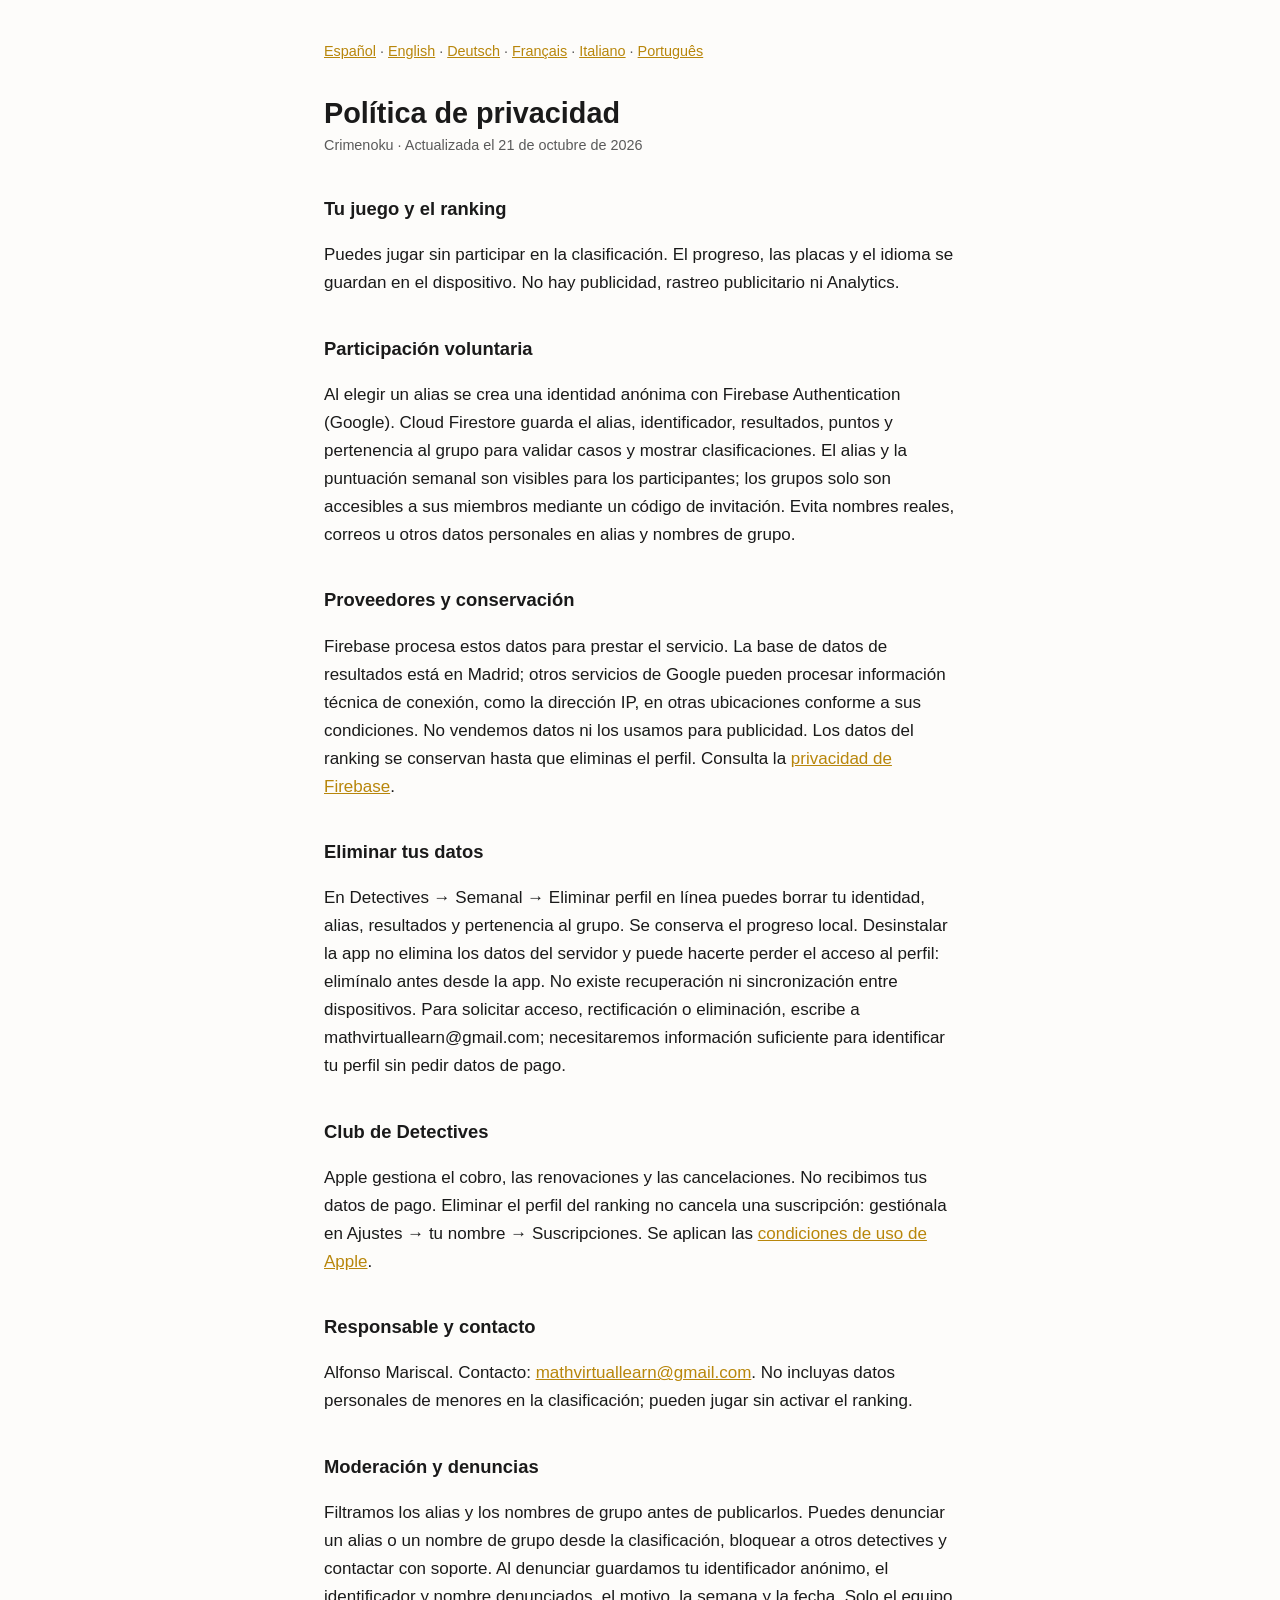
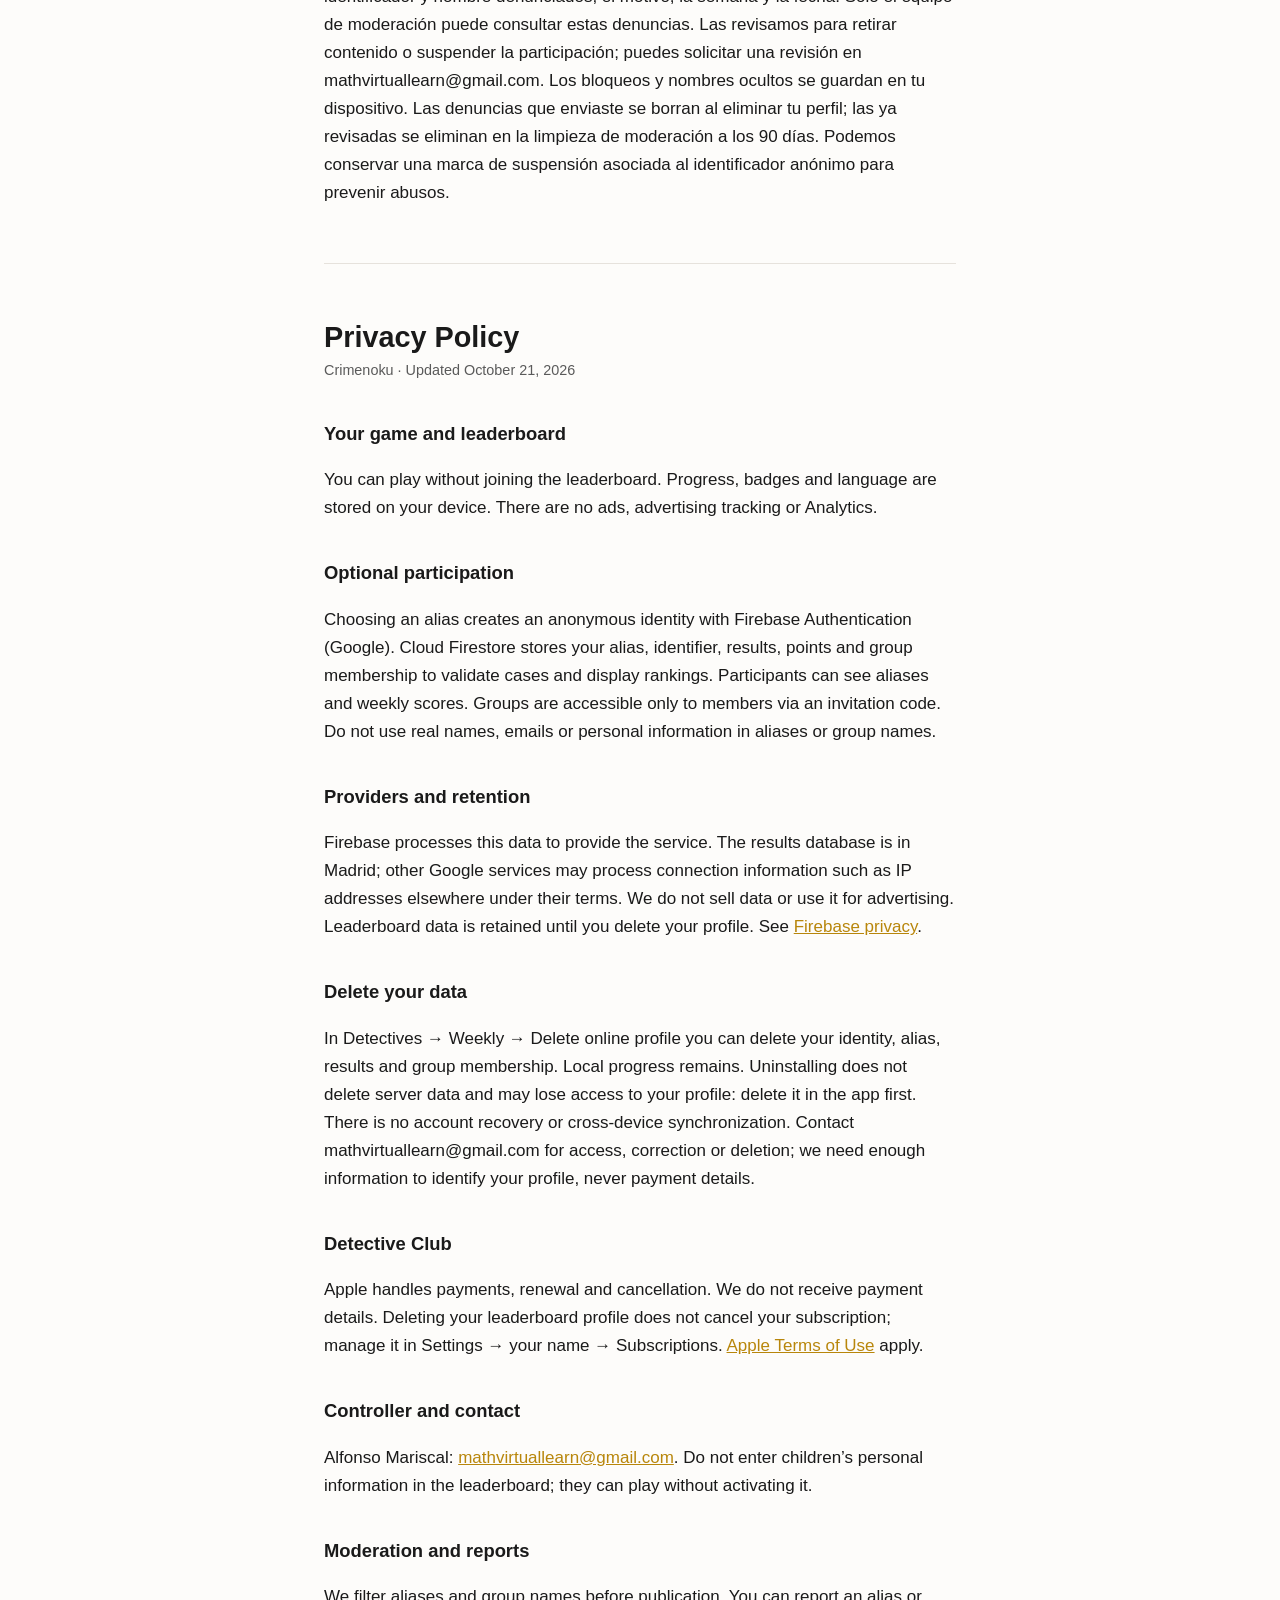
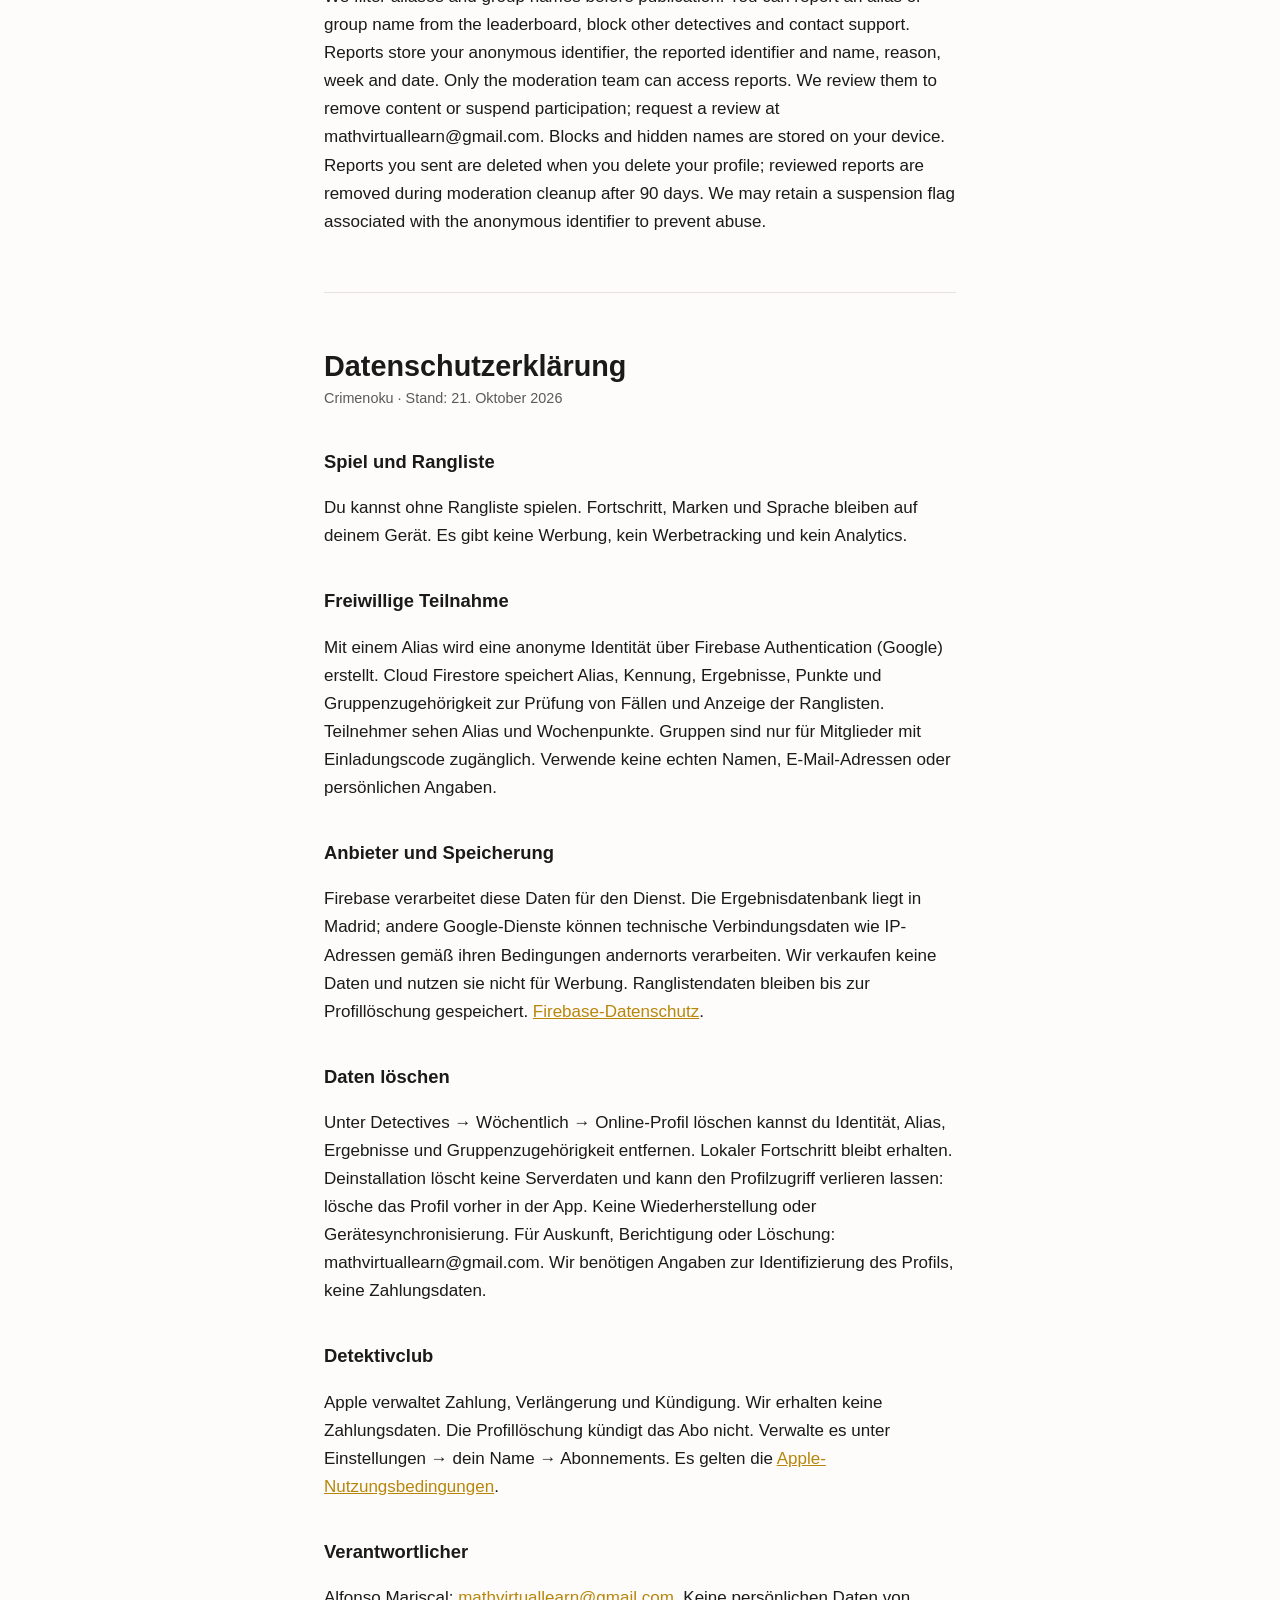
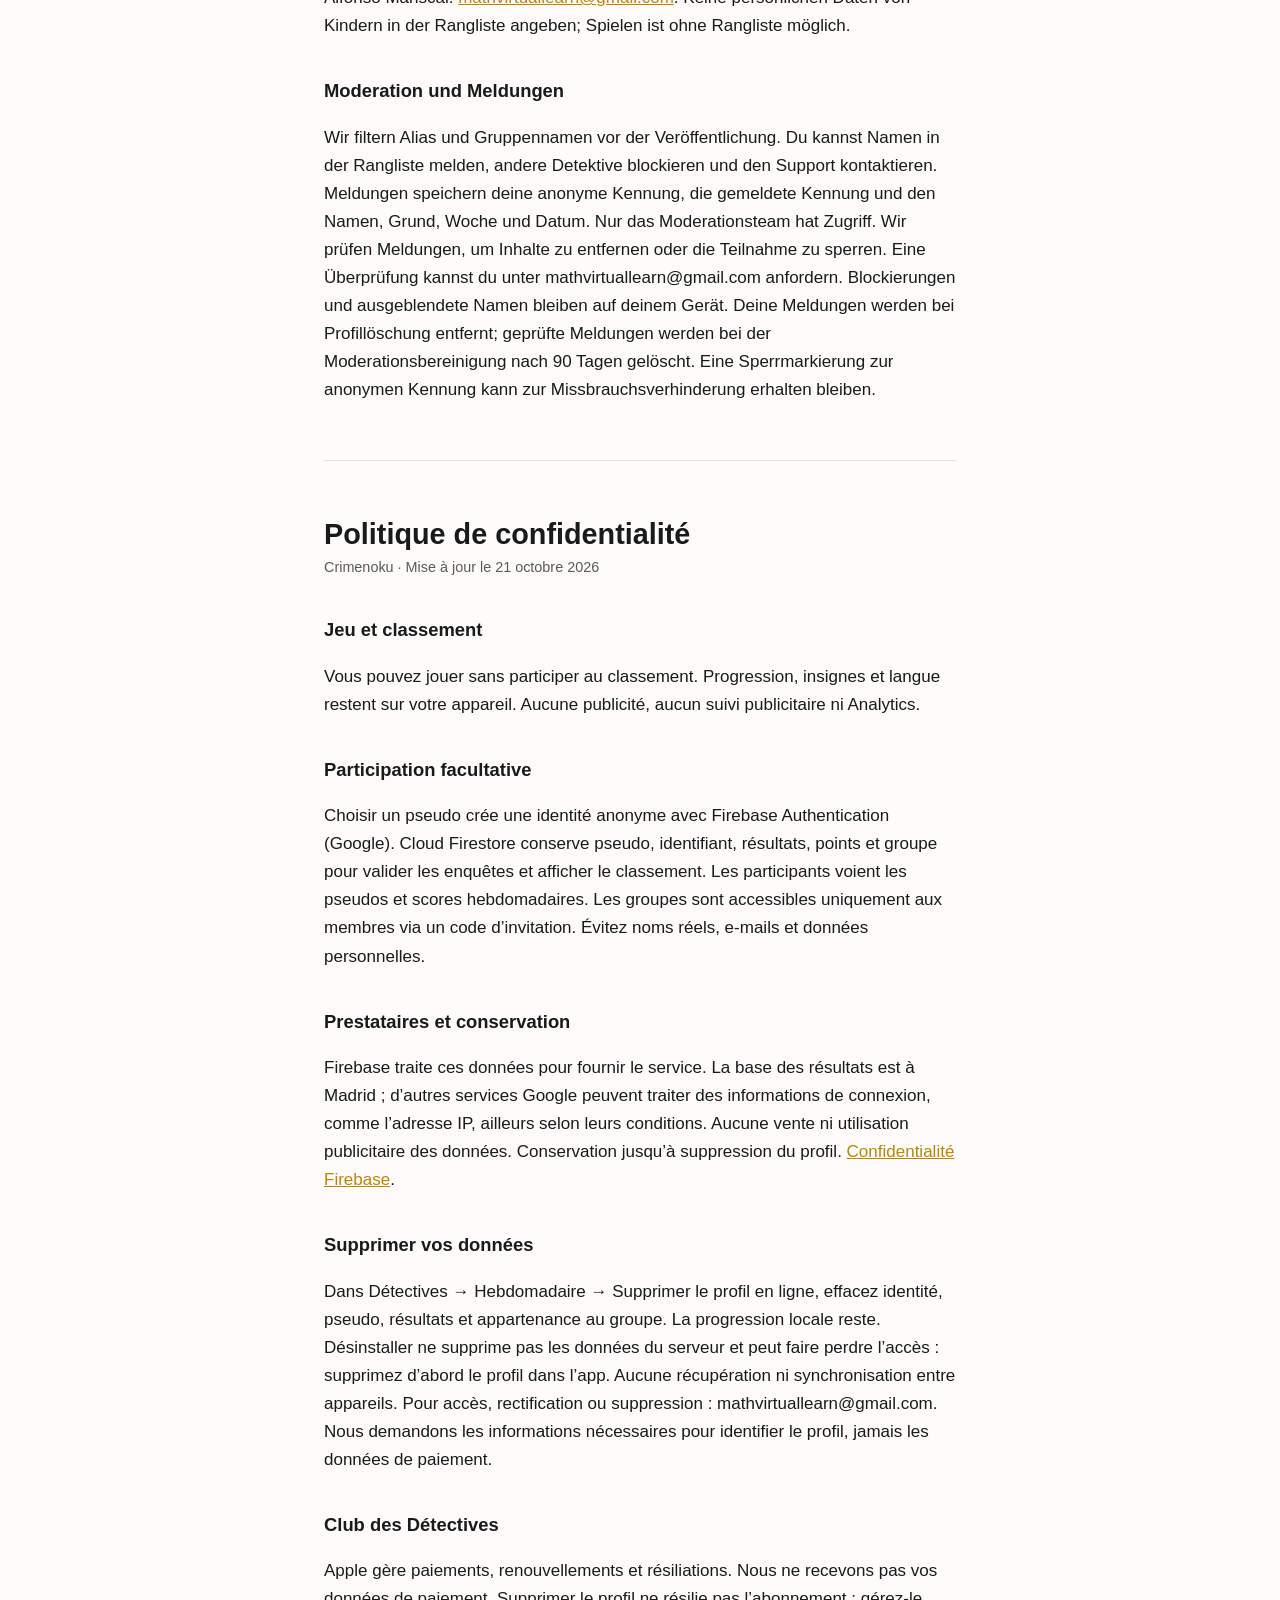
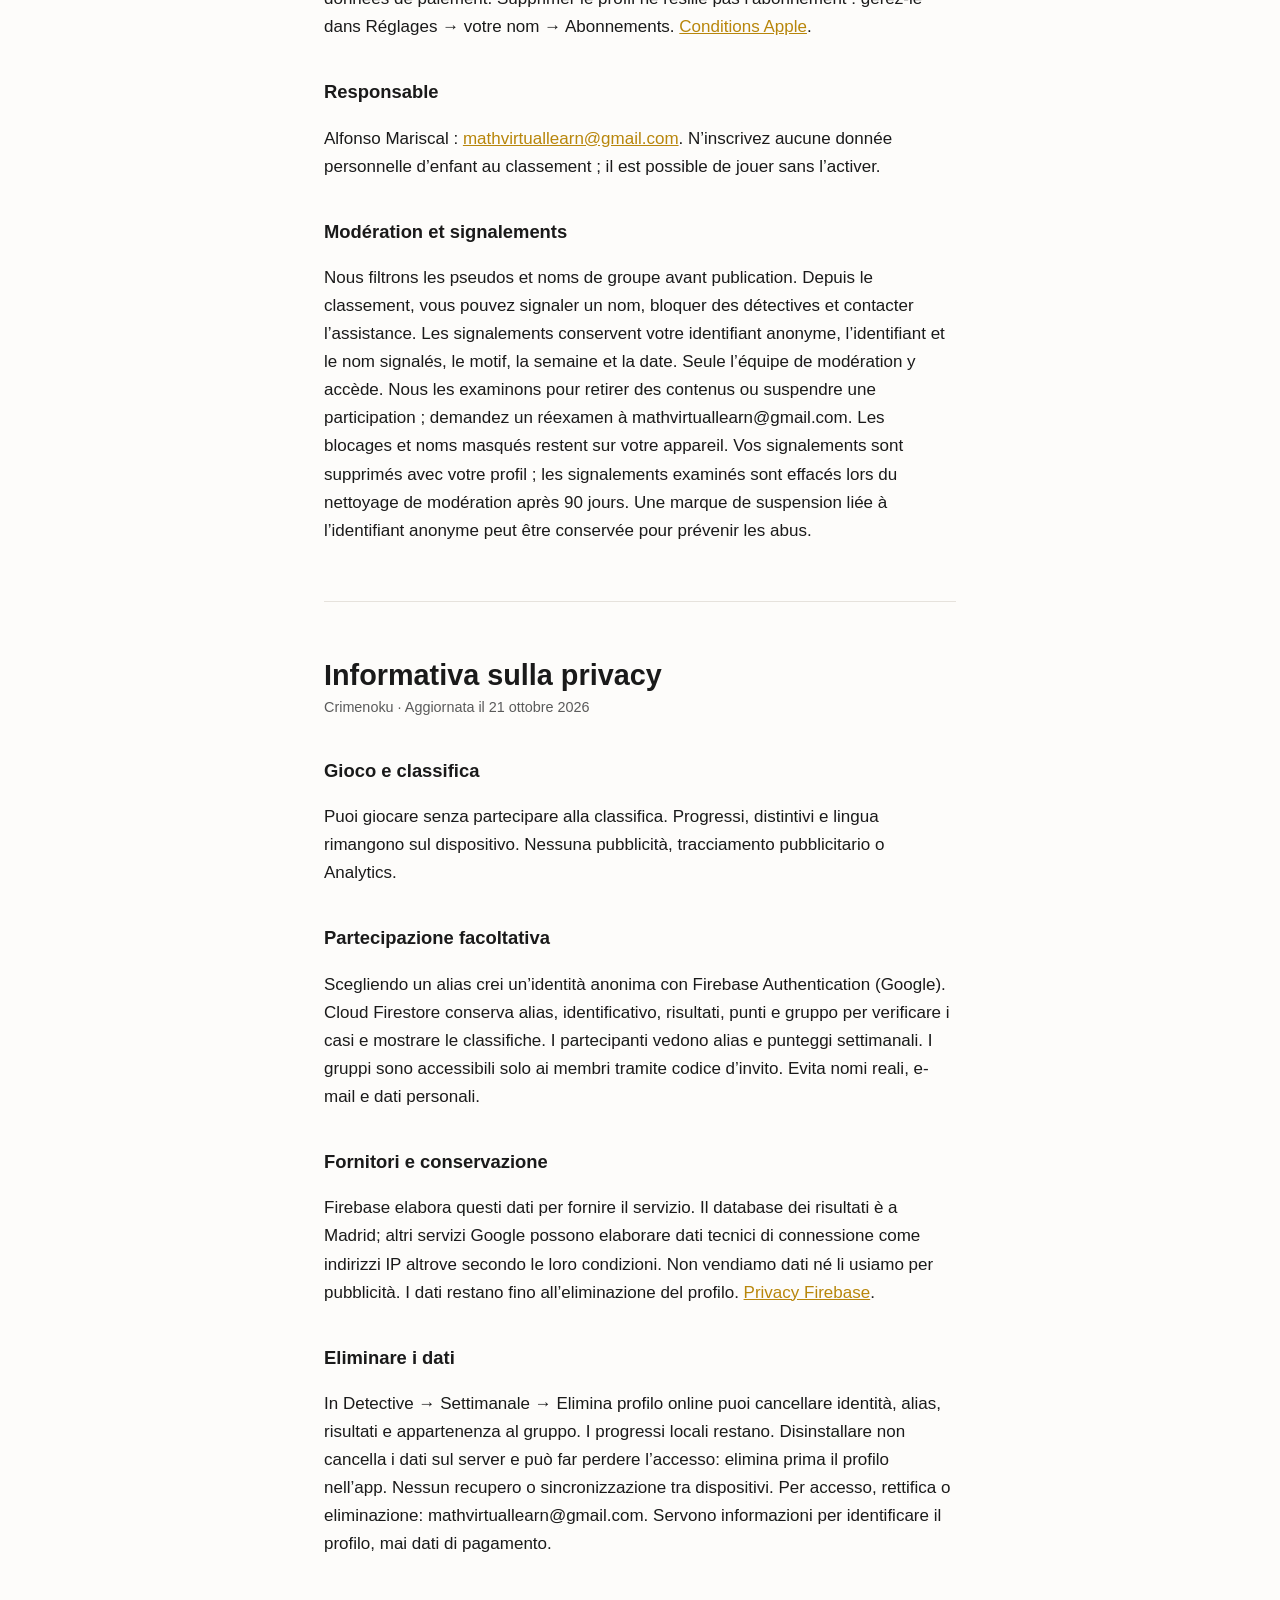
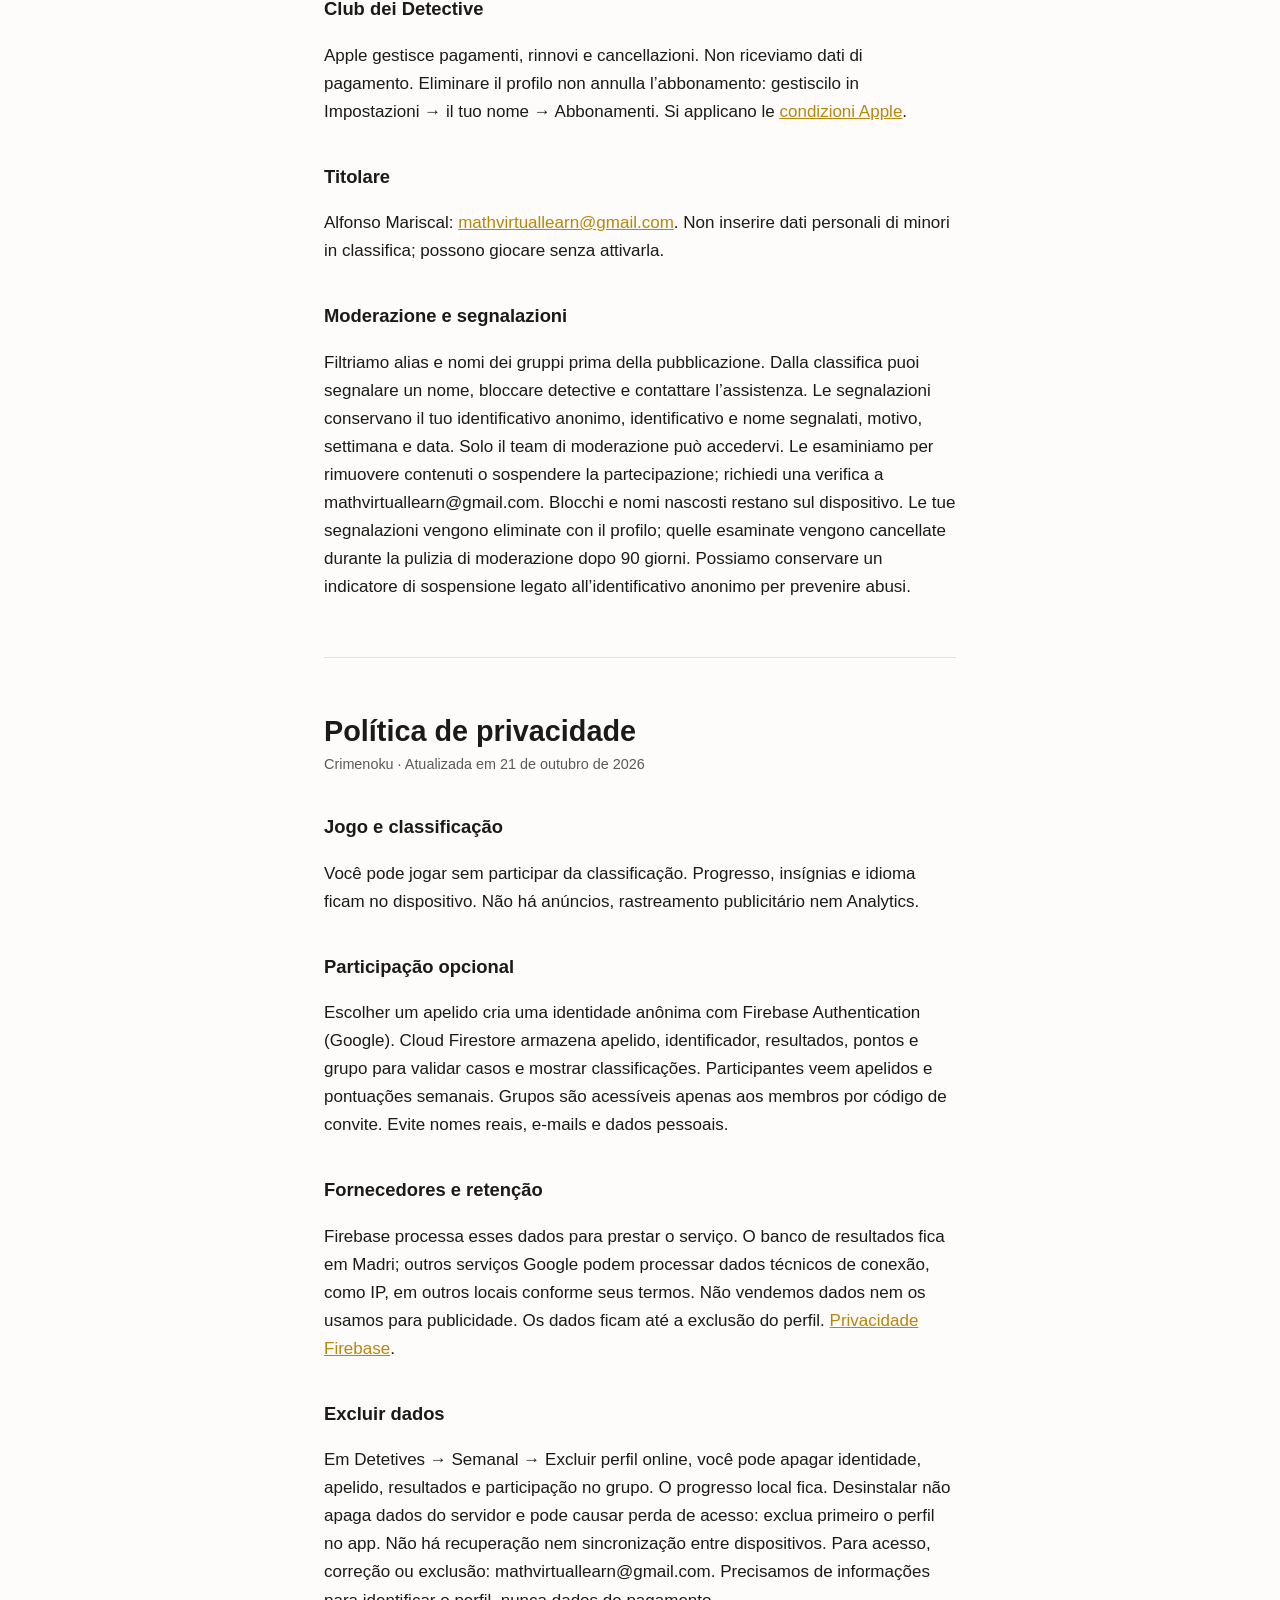
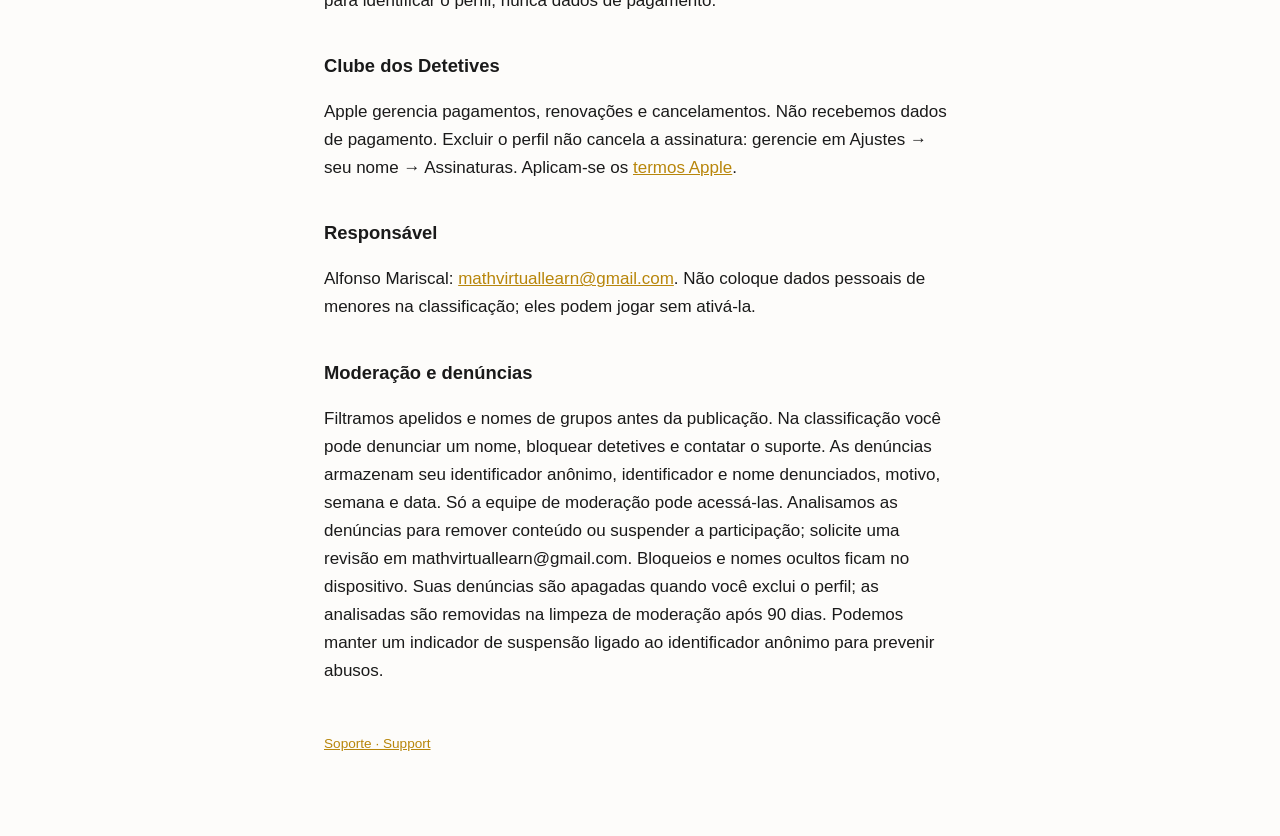
<file: index.html>
<!DOCTYPE html>
<html lang="es">
<head>
<meta charset="utf-8">
<meta name="viewport" content="width=device-width, initial-scale=1">
<title>Privacidad · Privacy · Crimenoku</title>
<link rel="stylesheet" href="estilo.css">
</head>
<body>

<nav class="idiomas"><a href="#es">Español</a> · <a href="#en">English</a> · <a href="#de">Deutsch</a> · <a href="#fr">Français</a> · <a href="#it">Italiano</a> · <a href="#pt-BR">Português</a></nav>

<section id="es" lang="es">
<h1>Política de privacidad</h1>
<p class="fecha">Crimenoku · Actualizada el 21 de octubre de 2026</p>
<h2>Tu juego y el ranking</h2><p>Puedes jugar sin participar en la clasificación. El progreso, las placas y el idioma se guardan en el dispositivo. No hay publicidad, rastreo publicitario ni Analytics.</p>
<h2>Participación voluntaria</h2><p>Al elegir un alias se crea una identidad anónima con Firebase Authentication (Google). Cloud Firestore guarda el alias, identificador, resultados, puntos y pertenencia al grupo para validar casos y mostrar clasificaciones. El alias y la puntuación semanal son visibles para los participantes; los grupos solo son accesibles a sus miembros mediante un código de invitación. Evita nombres reales, correos u otros datos personales en alias y nombres de grupo.</p>
<h2>Proveedores y conservación</h2><p>Firebase procesa estos datos para prestar el servicio. La base de datos de resultados está en Madrid; otros servicios de Google pueden procesar información técnica de conexión, como la dirección IP, en otras ubicaciones conforme a sus condiciones. No vendemos datos ni los usamos para publicidad. Los datos del ranking se conservan hasta que eliminas el perfil. Consulta la <a href="https://firebase.google.com/support/privacy">privacidad de Firebase</a>.</p>
<h2>Eliminar tus datos</h2><p>En Detectives → Semanal → Eliminar perfil en línea puedes borrar tu identidad, alias, resultados y pertenencia al grupo. Se conserva el progreso local. Desinstalar la app no elimina los datos del servidor y puede hacerte perder el acceso al perfil: elimínalo antes desde la app. No existe recuperación ni sincronización entre dispositivos. Para solicitar acceso, rectificación o eliminación, escribe a mathvirtuallearn@gmail.com; necesitaremos información suficiente para identificar tu perfil sin pedir datos de pago.</p>
<h2>Club de Detectives</h2><p>Apple gestiona el cobro, las renovaciones y las cancelaciones. No recibimos tus datos de pago. Eliminar el perfil del ranking no cancela una suscripción: gestiónala en Ajustes → tu nombre → Suscripciones. Se aplican las <a href="https://www.apple.com/legal/internet-services/itunes/dev/stdeula/">condiciones de uso de Apple</a>.</p>
<h2>Responsable y contacto</h2><p>Alfonso Mariscal. Contacto: <a href="mailto:mathvirtuallearn@gmail.com">mathvirtuallearn@gmail.com</a>. No incluyas datos personales de menores en la clasificación; pueden jugar sin activar el ranking.</p>
<h2>Moderación y denuncias</h2><p>Filtramos los alias y los nombres de grupo antes de publicarlos. Puedes denunciar un alias o un nombre de grupo desde la clasificación, bloquear a otros detectives y contactar con soporte. Al denunciar guardamos tu identificador anónimo, el identificador y nombre denunciados, el motivo, la semana y la fecha. Solo el equipo de moderación puede consultar estas denuncias. Las revisamos para retirar contenido o suspender la participación; puedes solicitar una revisión en mathvirtuallearn@gmail.com. Los bloqueos y nombres ocultos se guardan en tu dispositivo. Las denuncias que enviaste se borran al eliminar tu perfil; las ya revisadas se eliminan en la limpieza de moderación a los 90 días. Podemos conservar una marca de suspensión asociada al identificador anónimo para prevenir abusos.</p>

</section>
<hr>
<section id="en" lang="en">
<h1>Privacy Policy</h1>
<p class="fecha">Crimenoku · Updated October 21, 2026</p>
<h2>Your game and leaderboard</h2><p>You can play without joining the leaderboard. Progress, badges and language are stored on your device. There are no ads, advertising tracking or Analytics.</p>
<h2>Optional participation</h2><p>Choosing an alias creates an anonymous identity with Firebase Authentication (Google). Cloud Firestore stores your alias, identifier, results, points and group membership to validate cases and display rankings. Participants can see aliases and weekly scores. Groups are accessible only to members via an invitation code. Do not use real names, emails or personal information in aliases or group names.</p>
<h2>Providers and retention</h2><p>Firebase processes this data to provide the service. The results database is in Madrid; other Google services may process connection information such as IP addresses elsewhere under their terms. We do not sell data or use it for advertising. Leaderboard data is retained until you delete your profile. See <a href="https://firebase.google.com/support/privacy">Firebase privacy</a>.</p>
<h2>Delete your data</h2><p>In Detectives → Weekly → Delete online profile you can delete your identity, alias, results and group membership. Local progress remains. Uninstalling does not delete server data and may lose access to your profile: delete it in the app first. There is no account recovery or cross-device synchronization. Contact mathvirtuallearn@gmail.com for access, correction or deletion; we need enough information to identify your profile, never payment details.</p>
<h2>Detective Club</h2><p>Apple handles payments, renewal and cancellation. We do not receive payment details. Deleting your leaderboard profile does not cancel your subscription; manage it in Settings → your name → Subscriptions. <a href="https://www.apple.com/legal/internet-services/itunes/dev/stdeula/">Apple Terms of Use</a> apply.</p>
<h2>Controller and contact</h2><p>Alfonso Mariscal: <a href="mailto:mathvirtuallearn@gmail.com">mathvirtuallearn@gmail.com</a>. Do not enter children’s personal information in the leaderboard; they can play without activating it.</p>
<h2>Moderation and reports</h2><p>We filter aliases and group names before publication. You can report an alias or group name from the leaderboard, block other detectives and contact support. Reports store your anonymous identifier, the reported identifier and name, reason, week and date. Only the moderation team can access reports. We review them to remove content or suspend participation; request a review at mathvirtuallearn@gmail.com. Blocks and hidden names are stored on your device. Reports you sent are deleted when you delete your profile; reviewed reports are removed during moderation cleanup after 90 days. We may retain a suspension flag associated with the anonymous identifier to prevent abuse.</p>

</section>
<hr>
<section id="de" lang="de">
<h1>Datenschutzerklärung</h1>
<p class="fecha">Crimenoku · Stand: 21. Oktober 2026</p>
<h2>Spiel und Rangliste</h2><p>Du kannst ohne Rangliste spielen. Fortschritt, Marken und Sprache bleiben auf deinem Gerät. Es gibt keine Werbung, kein Werbetracking und kein Analytics.</p>
<h2>Freiwillige Teilnahme</h2><p>Mit einem Alias wird eine anonyme Identität über Firebase Authentication (Google) erstellt. Cloud Firestore speichert Alias, Kennung, Ergebnisse, Punkte und Gruppenzugehörigkeit zur Prüfung von Fällen und Anzeige der Ranglisten. Teilnehmer sehen Alias und Wochenpunkte. Gruppen sind nur für Mitglieder mit Einladungscode zugänglich. Verwende keine echten Namen, E-Mail-Adressen oder persönlichen Angaben.</p>
<h2>Anbieter und Speicherung</h2><p>Firebase verarbeitet diese Daten für den Dienst. Die Ergebnisdatenbank liegt in Madrid; andere Google-Dienste können technische Verbindungsdaten wie IP-Adressen gemäß ihren Bedingungen andernorts verarbeiten. Wir verkaufen keine Daten und nutzen sie nicht für Werbung. Ranglistendaten bleiben bis zur Profillöschung gespeichert. <a href="https://firebase.google.com/support/privacy">Firebase-Datenschutz</a>.</p>
<h2>Daten löschen</h2><p>Unter Detectives → Wöchentlich → Online-Profil löschen kannst du Identität, Alias, Ergebnisse und Gruppenzugehörigkeit entfernen. Lokaler Fortschritt bleibt erhalten. Deinstallation löscht keine Serverdaten und kann den Profilzugriff verlieren lassen: lösche das Profil vorher in der App. Keine Wiederherstellung oder Gerätesynchronisierung. Für Auskunft, Berichtigung oder Löschung: mathvirtuallearn@gmail.com. Wir benötigen Angaben zur Identifizierung des Profils, keine Zahlungsdaten.</p>
<h2>Detektivclub</h2><p>Apple verwaltet Zahlung, Verlängerung und Kündigung. Wir erhalten keine Zahlungsdaten. Die Profillöschung kündigt das Abo nicht. Verwalte es unter Einstellungen → dein Name → Abonnements. Es gelten die <a href="https://www.apple.com/legal/internet-services/itunes/dev/stdeula/">Apple-Nutzungsbedingungen</a>.</p>
<h2>Verantwortlicher</h2><p>Alfonso Mariscal: <a href="mailto:mathvirtuallearn@gmail.com">mathvirtuallearn@gmail.com</a>. Keine persönlichen Daten von Kindern in der Rangliste angeben; Spielen ist ohne Rangliste möglich.</p>
<h2>Moderation und Meldungen</h2><p>Wir filtern Alias und Gruppennamen vor der Veröffentlichung. Du kannst Namen in der Rangliste melden, andere Detektive blockieren und den Support kontaktieren. Meldungen speichern deine anonyme Kennung, die gemeldete Kennung und den Namen, Grund, Woche und Datum. Nur das Moderationsteam hat Zugriff. Wir prüfen Meldungen, um Inhalte zu entfernen oder die Teilnahme zu sperren. Eine Überprüfung kannst du unter mathvirtuallearn@gmail.com anfordern. Blockierungen und ausgeblendete Namen bleiben auf deinem Gerät. Deine Meldungen werden bei Profillöschung entfernt; geprüfte Meldungen werden bei der Moderationsbereinigung nach 90 Tagen gelöscht. Eine Sperrmarkierung zur anonymen Kennung kann zur Missbrauchsverhinderung erhalten bleiben.</p>

</section>
<hr>
<section id="fr" lang="fr">
<h1>Politique de confidentialité</h1>
<p class="fecha">Crimenoku · Mise à jour le 21 octobre 2026</p>
<h2>Jeu et classement</h2><p>Vous pouvez jouer sans participer au classement. Progression, insignes et langue restent sur votre appareil. Aucune publicité, aucun suivi publicitaire ni Analytics.</p>
<h2>Participation facultative</h2><p>Choisir un pseudo crée une identité anonyme avec Firebase Authentication (Google). Cloud Firestore conserve pseudo, identifiant, résultats, points et groupe pour valider les enquêtes et afficher le classement. Les participants voient les pseudos et scores hebdomadaires. Les groupes sont accessibles uniquement aux membres via un code d’invitation. Évitez noms réels, e-mails et données personnelles.</p>
<h2>Prestataires et conservation</h2><p>Firebase traite ces données pour fournir le service. La base des résultats est à Madrid ; d’autres services Google peuvent traiter des informations de connexion, comme l’adresse IP, ailleurs selon leurs conditions. Aucune vente ni utilisation publicitaire des données. Conservation jusqu’à suppression du profil. <a href="https://firebase.google.com/support/privacy">Confidentialité Firebase</a>.</p>
<h2>Supprimer vos données</h2><p>Dans Détectives → Hebdomadaire → Supprimer le profil en ligne, effacez identité, pseudo, résultats et appartenance au groupe. La progression locale reste. Désinstaller ne supprime pas les données du serveur et peut faire perdre l’accès : supprimez d’abord le profil dans l’app. Aucune récupération ni synchronisation entre appareils. Pour accès, rectification ou suppression : mathvirtuallearn@gmail.com. Nous demandons les informations nécessaires pour identifier le profil, jamais les données de paiement.</p>
<h2>Club des Détectives</h2><p>Apple gère paiements, renouvellements et résiliations. Nous ne recevons pas vos données de paiement. Supprimer le profil ne résilie pas l’abonnement : gérez-le dans Réglages → votre nom → Abonnements. <a href="https://www.apple.com/legal/internet-services/itunes/dev/stdeula/">Conditions Apple</a>.</p>
<h2>Responsable</h2><p>Alfonso Mariscal : <a href="mailto:mathvirtuallearn@gmail.com">mathvirtuallearn@gmail.com</a>. N’inscrivez aucune donnée personnelle d’enfant au classement ; il est possible de jouer sans l’activer.</p>
<h2>Modération et signalements</h2><p>Nous filtrons les pseudos et noms de groupe avant publication. Depuis le classement, vous pouvez signaler un nom, bloquer des détectives et contacter l’assistance. Les signalements conservent votre identifiant anonyme, l’identifiant et le nom signalés, le motif, la semaine et la date. Seule l’équipe de modération y accède. Nous les examinons pour retirer des contenus ou suspendre une participation ; demandez un réexamen à mathvirtuallearn@gmail.com. Les blocages et noms masqués restent sur votre appareil. Vos signalements sont supprimés avec votre profil ; les signalements examinés sont effacés lors du nettoyage de modération après 90 jours. Une marque de suspension liée à l’identifiant anonyme peut être conservée pour prévenir les abus.</p>

</section>
<hr>
<section id="it" lang="it">
<h1>Informativa sulla privacy</h1>
<p class="fecha">Crimenoku · Aggiornata il 21 ottobre 2026</p>
<h2>Gioco e classifica</h2><p>Puoi giocare senza partecipare alla classifica. Progressi, distintivi e lingua rimangono sul dispositivo. Nessuna pubblicità, tracciamento pubblicitario o Analytics.</p>
<h2>Partecipazione facoltativa</h2><p>Scegliendo un alias crei un’identità anonima con Firebase Authentication (Google). Cloud Firestore conserva alias, identificativo, risultati, punti e gruppo per verificare i casi e mostrare le classifiche. I partecipanti vedono alias e punteggi settimanali. I gruppi sono accessibili solo ai membri tramite codice d’invito. Evita nomi reali, e-mail e dati personali.</p>
<h2>Fornitori e conservazione</h2><p>Firebase elabora questi dati per fornire il servizio. Il database dei risultati è a Madrid; altri servizi Google possono elaborare dati tecnici di connessione come indirizzi IP altrove secondo le loro condizioni. Non vendiamo dati né li usiamo per pubblicità. I dati restano fino all’eliminazione del profilo. <a href="https://firebase.google.com/support/privacy">Privacy Firebase</a>.</p>
<h2>Eliminare i dati</h2><p>In Detective → Settimanale → Elimina profilo online puoi cancellare identità, alias, risultati e appartenenza al gruppo. I progressi locali restano. Disinstallare non cancella i dati sul server e può far perdere l’accesso: elimina prima il profilo nell’app. Nessun recupero o sincronizzazione tra dispositivi. Per accesso, rettifica o eliminazione: mathvirtuallearn@gmail.com. Servono informazioni per identificare il profilo, mai dati di pagamento.</p>
<h2>Club dei Detective</h2><p>Apple gestisce pagamenti, rinnovi e cancellazioni. Non riceviamo dati di pagamento. Eliminare il profilo non annulla l’abbonamento: gestiscilo in Impostazioni → il tuo nome → Abbonamenti. Si applicano le <a href="https://www.apple.com/legal/internet-services/itunes/dev/stdeula/">condizioni Apple</a>.</p>
<h2>Titolare</h2><p>Alfonso Mariscal: <a href="mailto:mathvirtuallearn@gmail.com">mathvirtuallearn@gmail.com</a>. Non inserire dati personali di minori in classifica; possono giocare senza attivarla.</p>
<h2>Moderazione e segnalazioni</h2><p>Filtriamo alias e nomi dei gruppi prima della pubblicazione. Dalla classifica puoi segnalare un nome, bloccare detective e contattare l’assistenza. Le segnalazioni conservano il tuo identificativo anonimo, identificativo e nome segnalati, motivo, settimana e data. Solo il team di moderazione può accedervi. Le esaminiamo per rimuovere contenuti o sospendere la partecipazione; richiedi una verifica a mathvirtuallearn@gmail.com. Blocchi e nomi nascosti restano sul dispositivo. Le tue segnalazioni vengono eliminate con il profilo; quelle esaminate vengono cancellate durante la pulizia di moderazione dopo 90 giorni. Possiamo conservare un indicatore di sospensione legato all’identificativo anonimo per prevenire abusi.</p>

</section>
<hr>
<section id="pt-BR" lang="pt-BR">
<h1>Política de privacidade</h1>
<p class="fecha">Crimenoku · Atualizada em 21 de outubro de 2026</p>
<h2>Jogo e classificação</h2><p>Você pode jogar sem participar da classificação. Progresso, insígnias e idioma ficam no dispositivo. Não há anúncios, rastreamento publicitário nem Analytics.</p>
<h2>Participação opcional</h2><p>Escolher um apelido cria uma identidade anônima com Firebase Authentication (Google). Cloud Firestore armazena apelido, identificador, resultados, pontos e grupo para validar casos e mostrar classificações. Participantes veem apelidos e pontuações semanais. Grupos são acessíveis apenas aos membros por código de convite. Evite nomes reais, e-mails e dados pessoais.</p>
<h2>Fornecedores e retenção</h2><p>Firebase processa esses dados para prestar o serviço. O banco de resultados fica em Madri; outros serviços Google podem processar dados técnicos de conexão, como IP, em outros locais conforme seus termos. Não vendemos dados nem os usamos para publicidade. Os dados ficam até a exclusão do perfil. <a href="https://firebase.google.com/support/privacy">Privacidade Firebase</a>.</p>
<h2>Excluir dados</h2><p>Em Detetives → Semanal → Excluir perfil online, você pode apagar identidade, apelido, resultados e participação no grupo. O progresso local fica. Desinstalar não apaga dados do servidor e pode causar perda de acesso: exclua primeiro o perfil no app. Não há recuperação nem sincronização entre dispositivos. Para acesso, correção ou exclusão: mathvirtuallearn@gmail.com. Precisamos de informações para identificar o perfil, nunca dados de pagamento.</p>
<h2>Clube dos Detetives</h2><p>Apple gerencia pagamentos, renovações e cancelamentos. Não recebemos dados de pagamento. Excluir o perfil não cancela a assinatura: gerencie em Ajustes → seu nome → Assinaturas. Aplicam-se os <a href="https://www.apple.com/legal/internet-services/itunes/dev/stdeula/">termos Apple</a>.</p>
<h2>Responsável</h2><p>Alfonso Mariscal: <a href="mailto:mathvirtuallearn@gmail.com">mathvirtuallearn@gmail.com</a>. Não coloque dados pessoais de menores na classificação; eles podem jogar sem ativá-la.</p>
<h2>Moderação e denúncias</h2><p>Filtramos apelidos e nomes de grupos antes da publicação. Na classificação você pode denunciar um nome, bloquear detetives e contatar o suporte. As denúncias armazenam seu identificador anônimo, identificador e nome denunciados, motivo, semana e data. Só a equipe de moderação pode acessá-las. Analisamos as denúncias para remover conteúdo ou suspender a participação; solicite uma revisão em mathvirtuallearn@gmail.com. Bloqueios e nomes ocultos ficam no dispositivo. Suas denúncias são apagadas quando você exclui o perfil; as analisadas são removidas na limpeza de moderação após 90 dias. Podemos manter um indicador de suspensão ligado ao identificador anônimo para prevenir abusos.</p>

</section>

<footer><a href="support.html">Soporte · Support</a></footer>

</body>
</html>
</file>
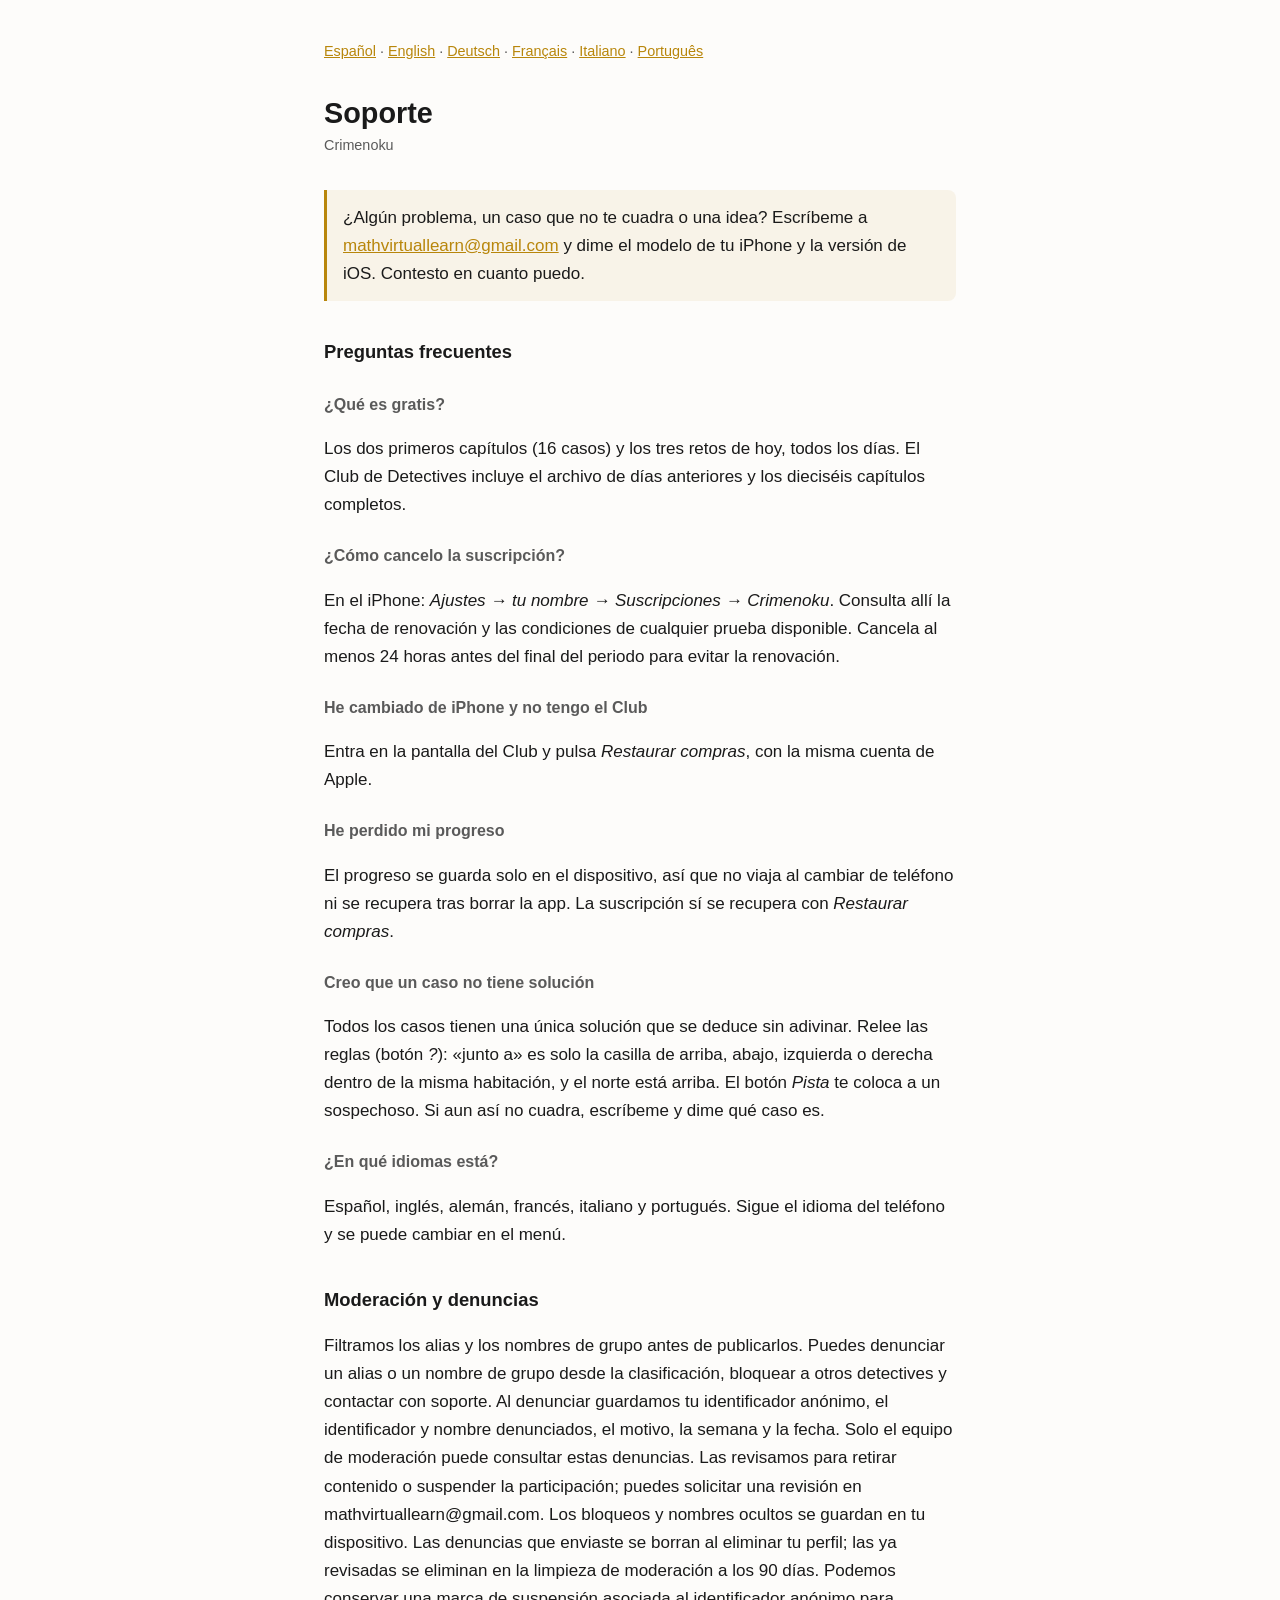
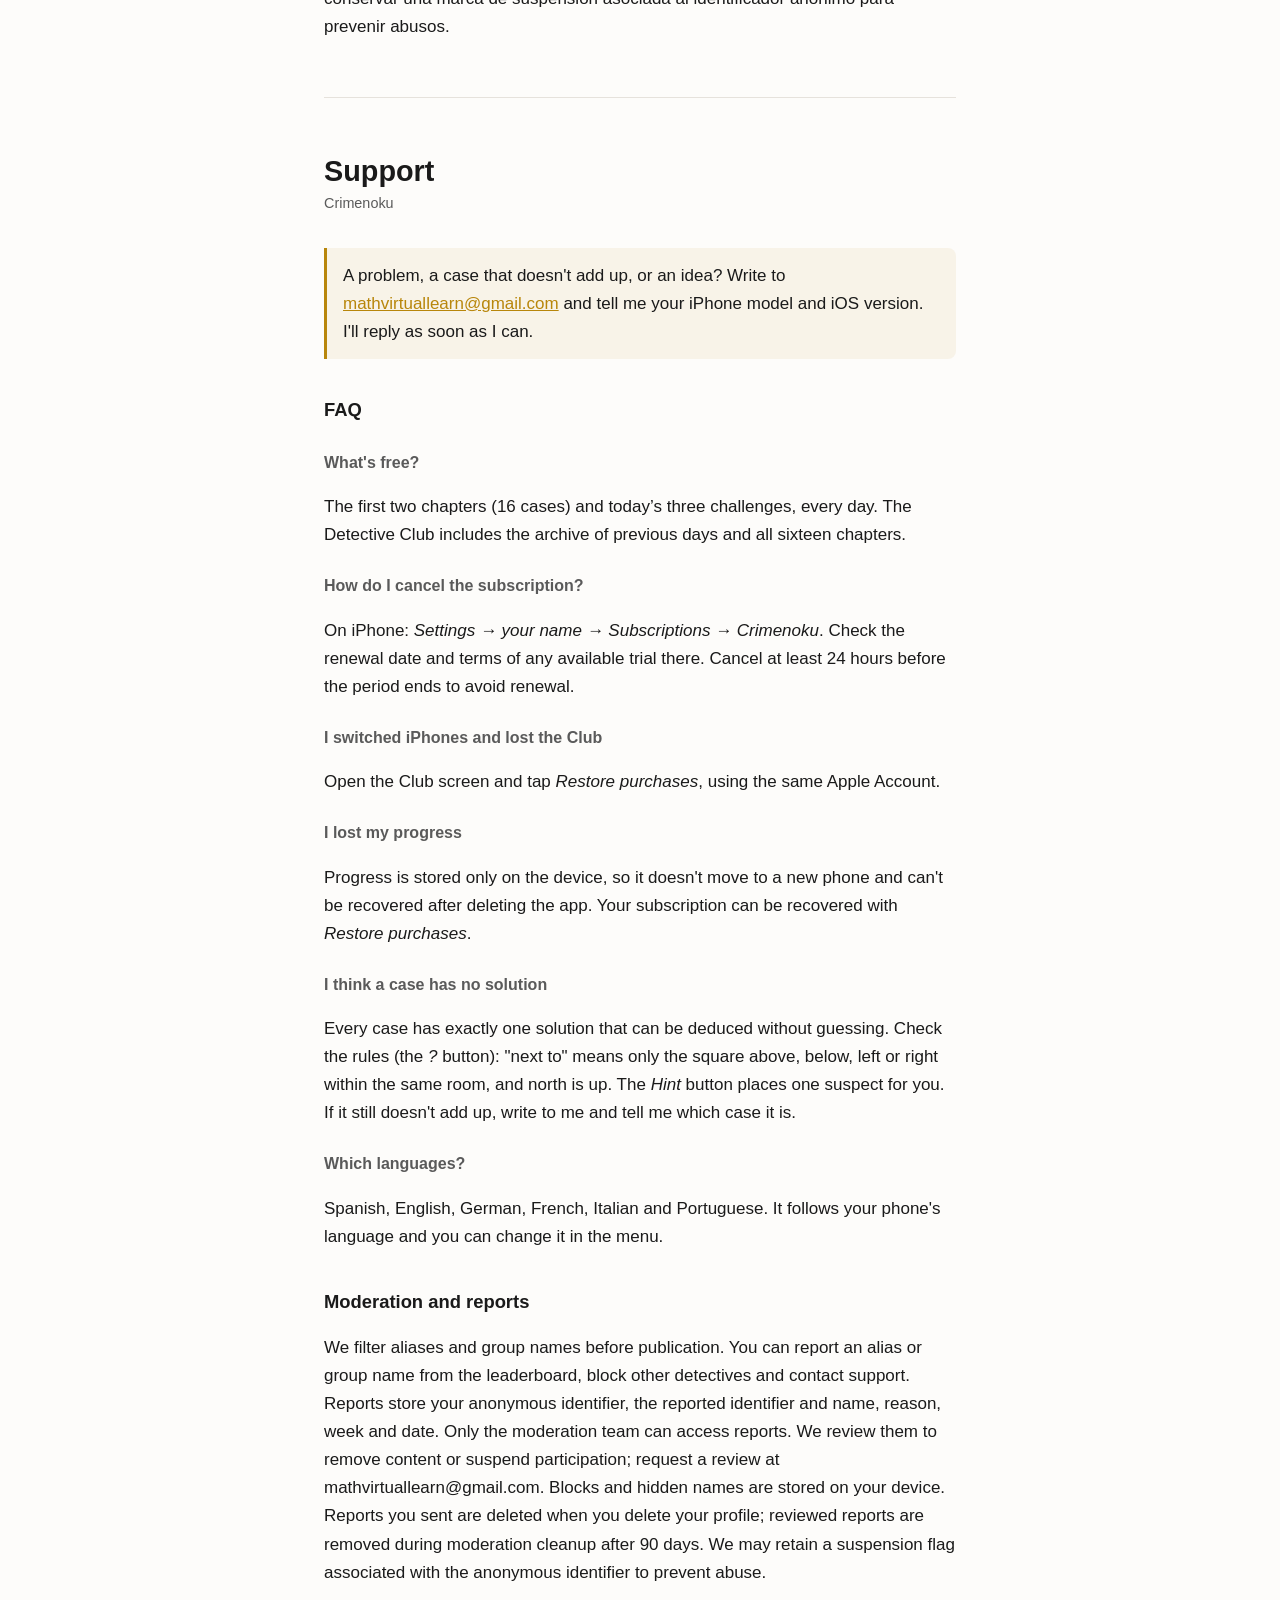
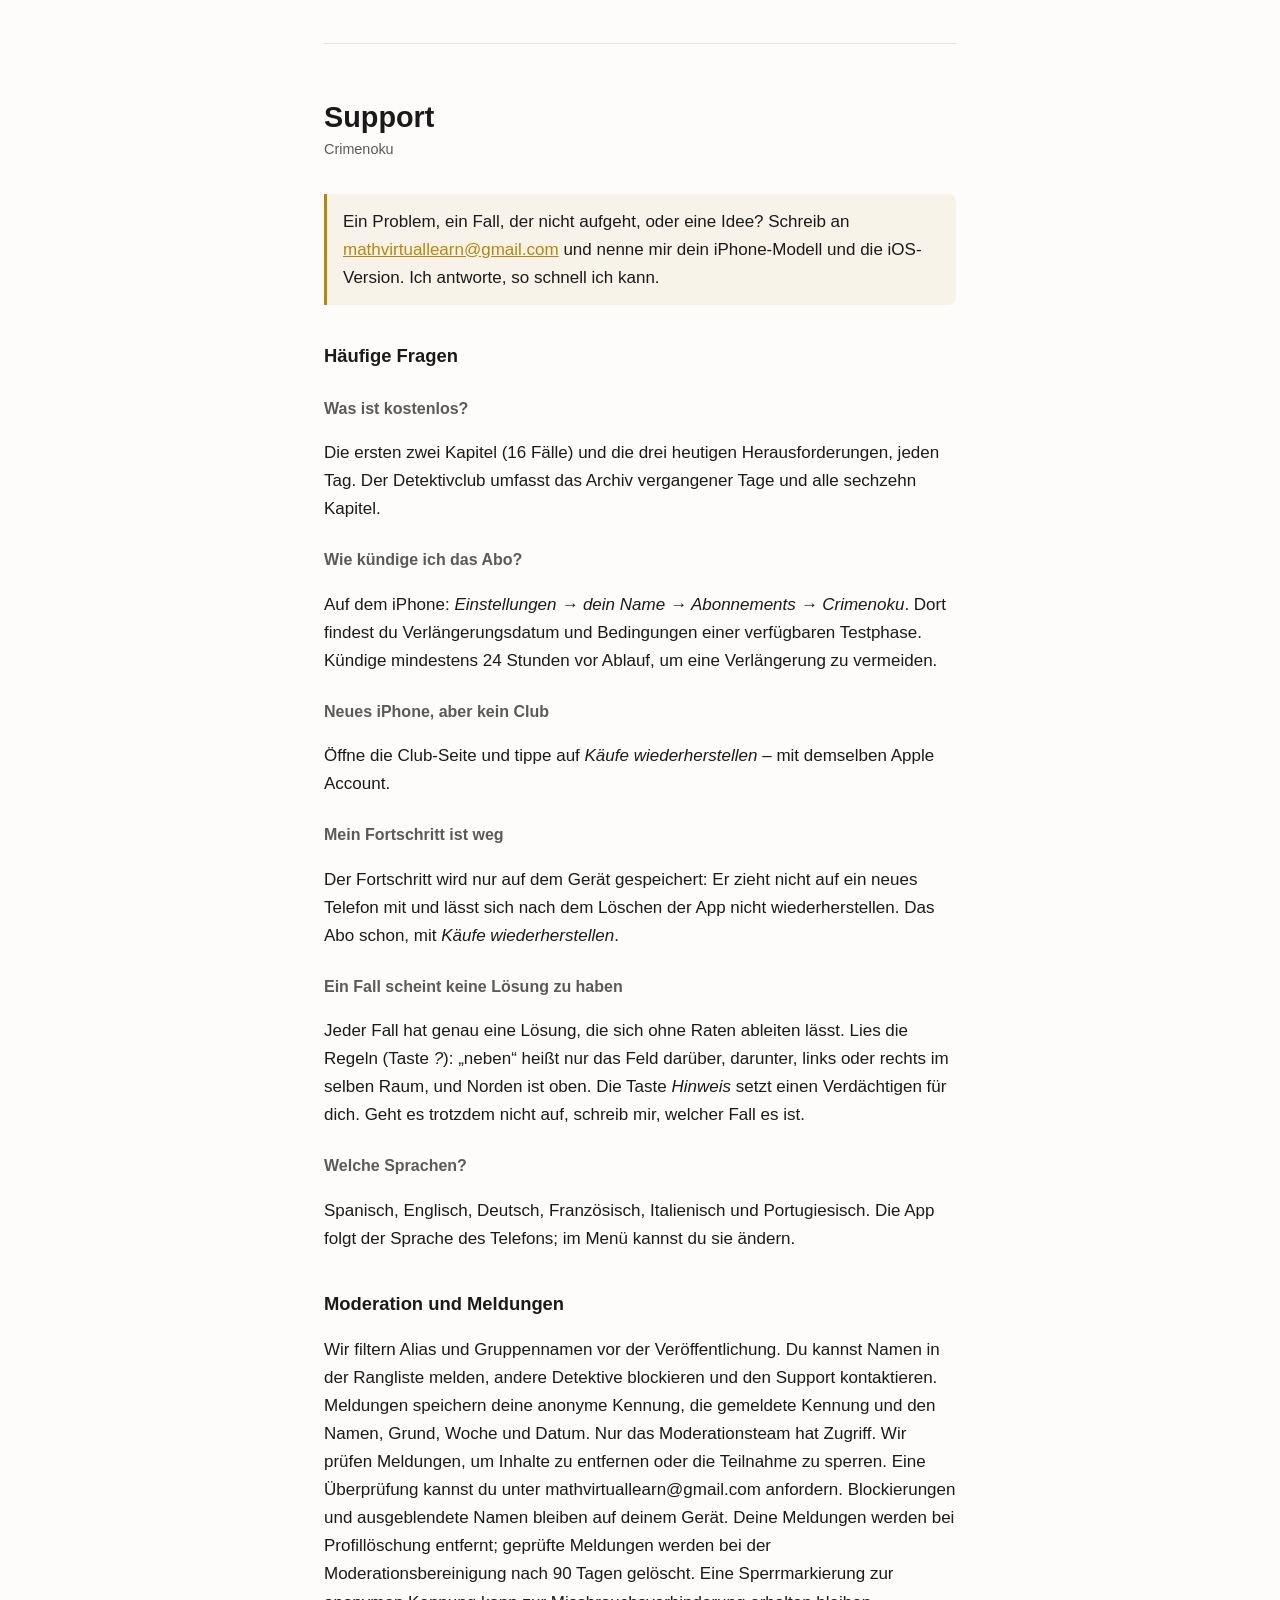
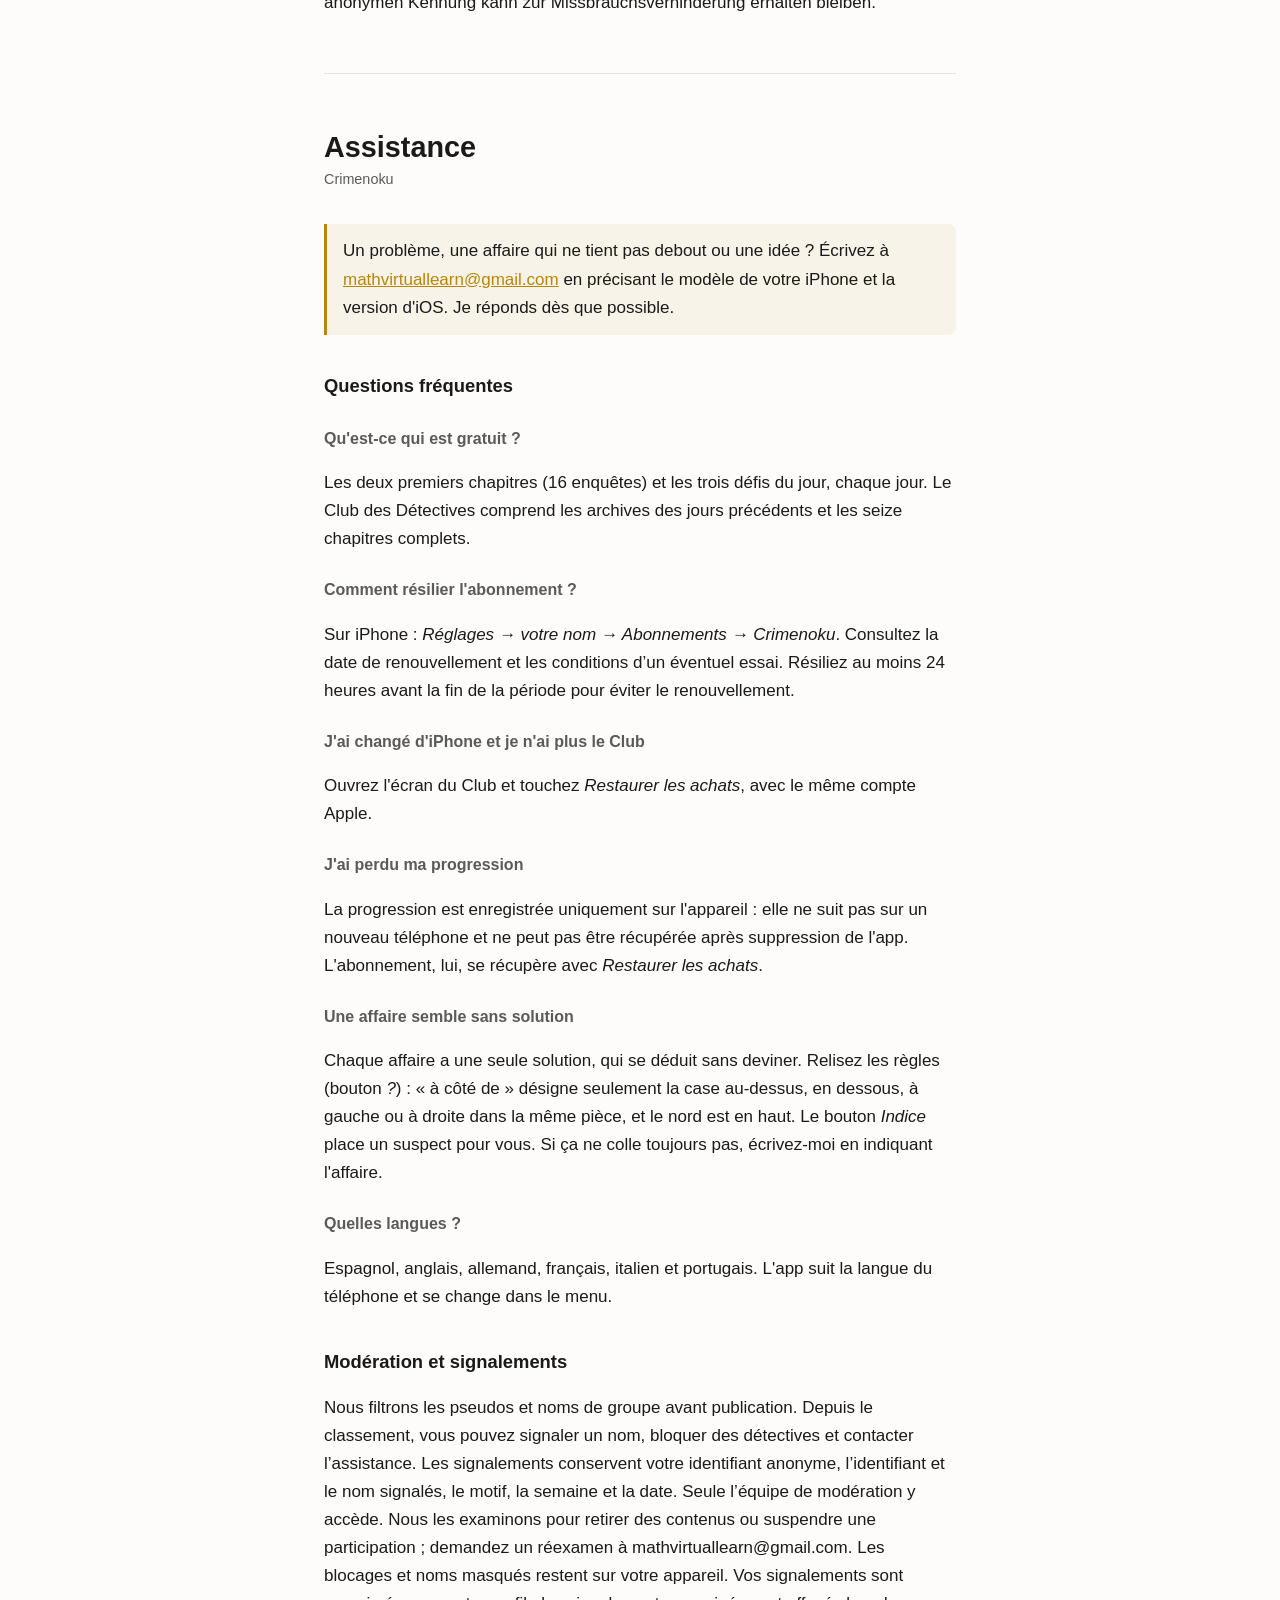
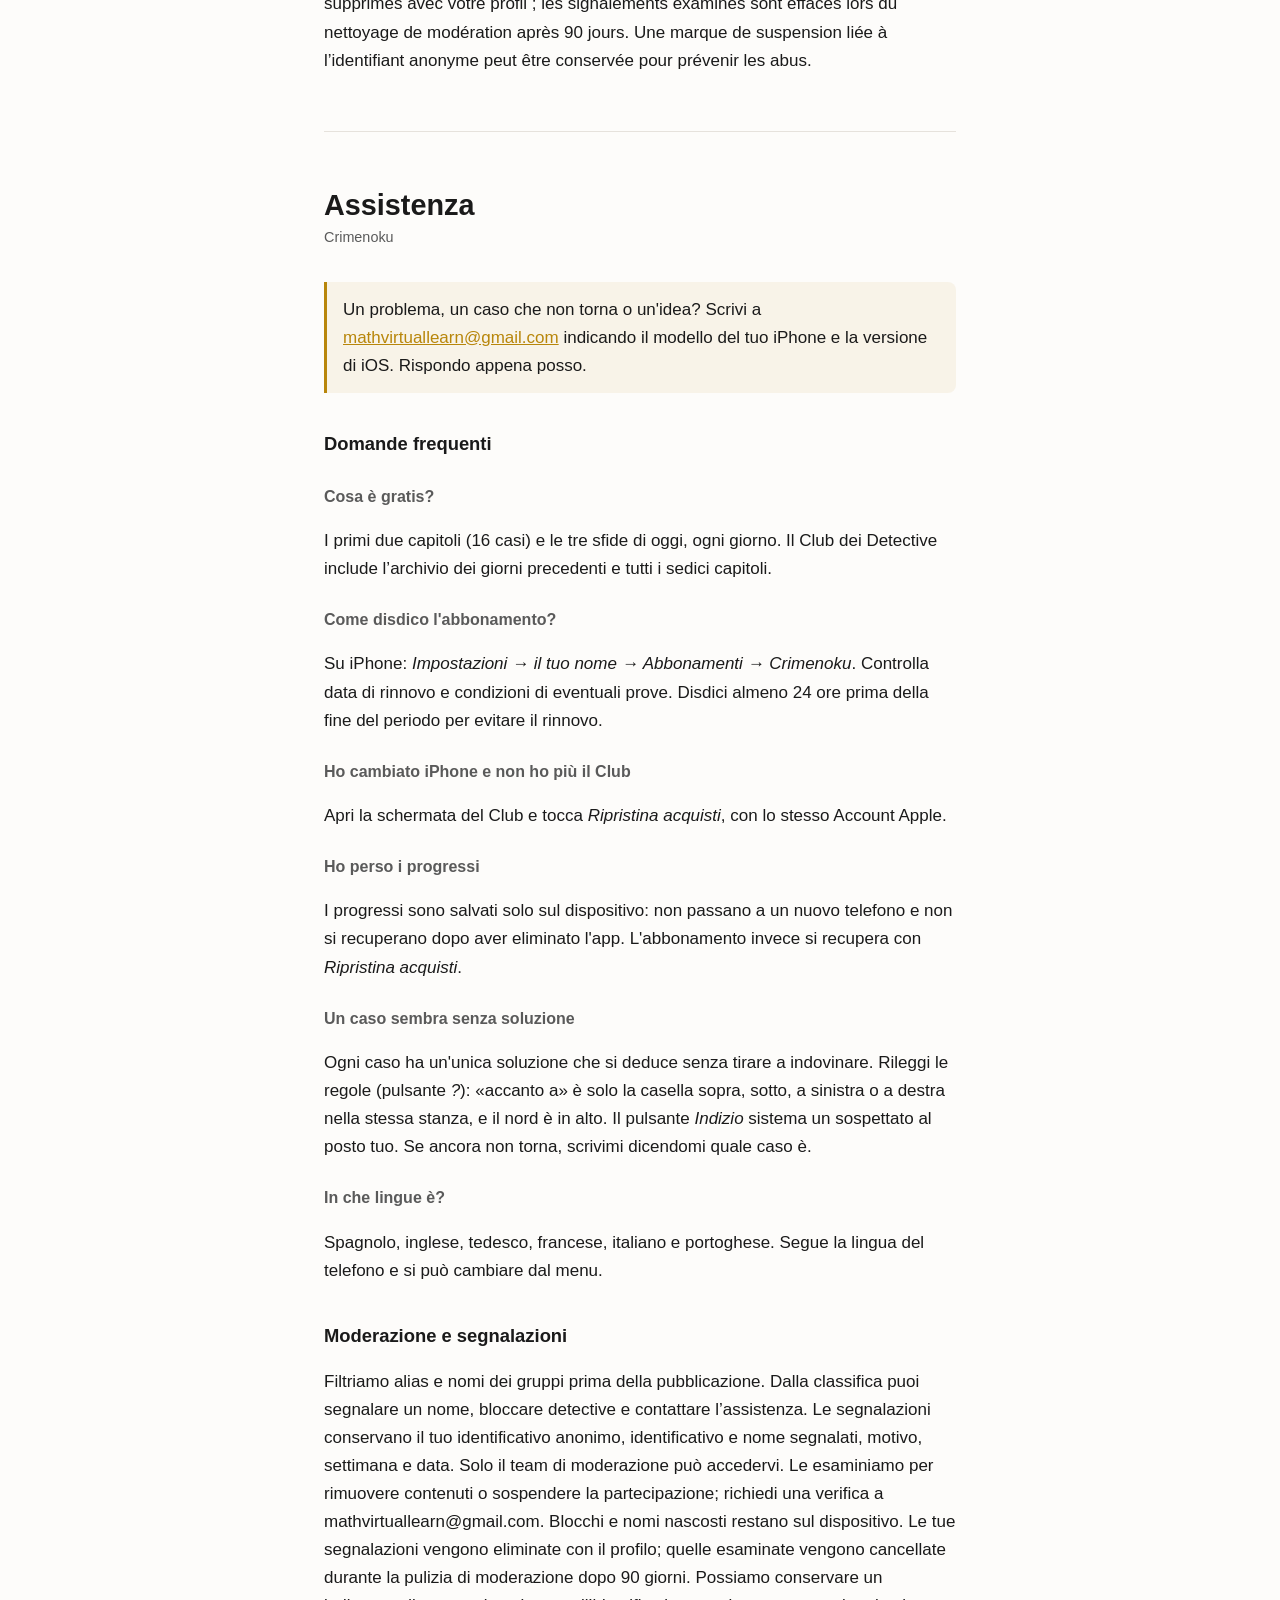
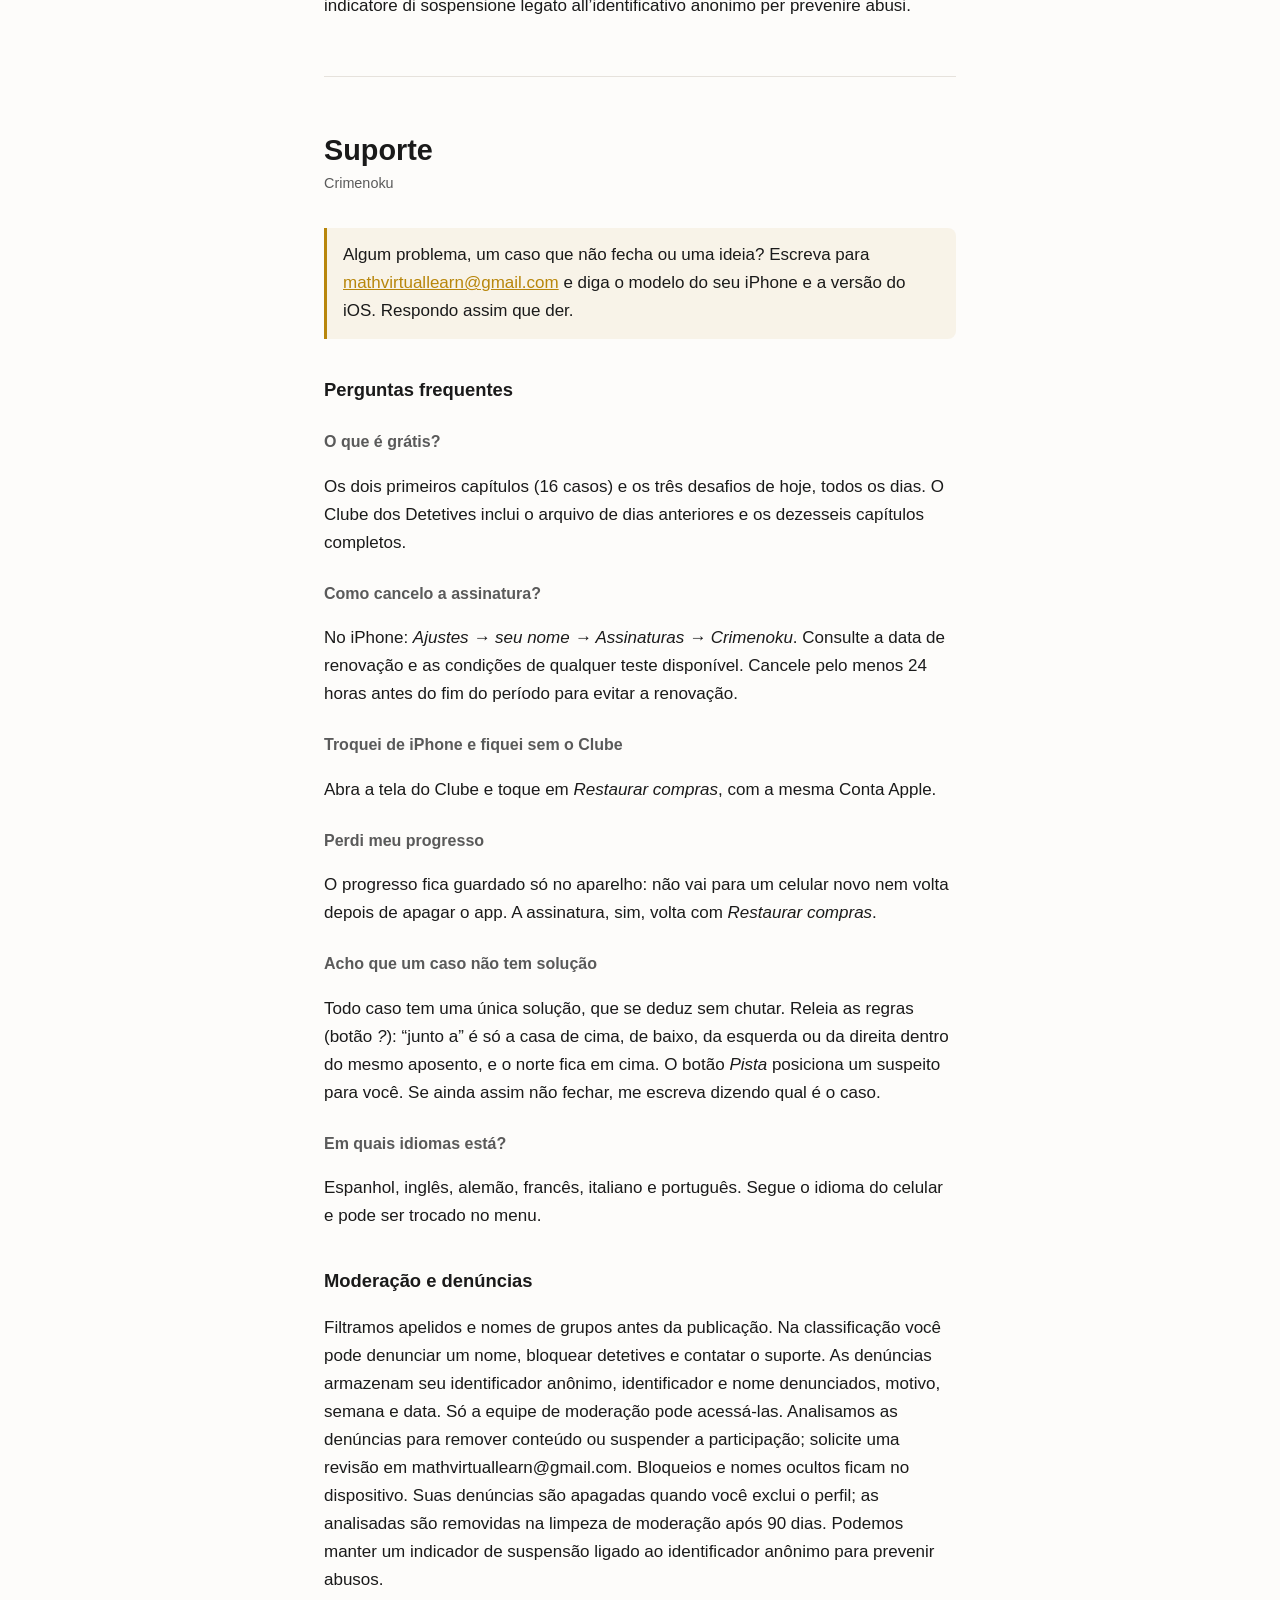
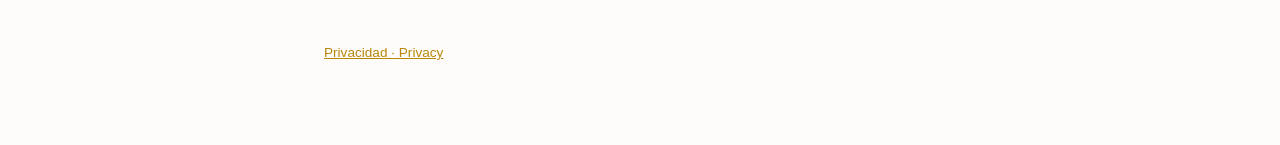
<file: support.html>
<!DOCTYPE html>
<html lang="es">
<head>
<meta charset="utf-8">
<meta name="viewport" content="width=device-width, initial-scale=1">
<title>Soporte · Support · Crimenoku</title>
<link rel="stylesheet" href="estilo.css">
</head>
<body>

<nav class="idiomas"><a href="#es">Español</a> · <a href="#en">English</a> · <a href="#de">Deutsch</a> · <a href="#fr">Français</a> · <a href="#it">Italiano</a> · <a href="#pt-BR">Português</a></nav>

<section id="es" lang="es">
<h1>Soporte</h1>
<p class="fecha">Crimenoku</p>
<p class="resumen">¿Algún problema, un caso que no te cuadra o una idea? Escríbeme a
<a href="mailto:mathvirtuallearn@gmail.com">mathvirtuallearn@gmail.com</a> y dime el modelo de tu iPhone y la versión de iOS. Contesto en
cuanto puedo.</p>
<h2>Preguntas frecuentes</h2>
<h3>¿Qué es gratis?</h3>
<p>Los dos primeros capítulos (16 casos) y los tres retos de hoy, todos los días. El Club de Detectives incluye el archivo de días anteriores y los dieciséis capítulos completos.</p>
<h3>¿Cómo cancelo la suscripción?</h3>
<p>En el iPhone: <em>Ajustes → tu nombre → Suscripciones → Crimenoku</em>. Consulta allí la fecha de renovación y las condiciones de cualquier prueba disponible. Cancela al menos 24 horas antes del final del periodo para evitar la renovación.</p>
<h3>He cambiado de iPhone y no tengo el Club</h3>
<p>Entra en la pantalla del Club y pulsa <em>Restaurar compras</em>, con la misma cuenta de Apple.</p>
<h3>He perdido mi progreso</h3>
<p>El progreso se guarda solo en el dispositivo, así que no viaja al cambiar de teléfono ni se
recupera tras borrar la app. La suscripción sí se recupera con <em>Restaurar compras</em>.</p>
<h3>Creo que un caso no tiene solución</h3>
<p>Todos los casos tienen una única solución que se deduce sin adivinar. Relee las reglas (botón
<em>?</em>): «junto a» es solo la casilla de arriba, abajo, izquierda o derecha dentro de la misma
habitación, y el norte está arriba. El botón <em>Pista</em> te coloca a un sospechoso. Si aun así no
cuadra, escríbeme y dime qué caso es.</p>
<h3>¿En qué idiomas está?</h3>
<p>Español, inglés, alemán, francés, italiano y portugués. Sigue el idioma del teléfono y se puede
cambiar en el menú.</p><h2>Moderación y denuncias</h2><p>Filtramos los alias y los nombres de grupo antes de publicarlos. Puedes denunciar un alias o un nombre de grupo desde la clasificación, bloquear a otros detectives y contactar con soporte. Al denunciar guardamos tu identificador anónimo, el identificador y nombre denunciados, el motivo, la semana y la fecha. Solo el equipo de moderación puede consultar estas denuncias. Las revisamos para retirar contenido o suspender la participación; puedes solicitar una revisión en mathvirtuallearn@gmail.com. Los bloqueos y nombres ocultos se guardan en tu dispositivo. Las denuncias que enviaste se borran al eliminar tu perfil; las ya revisadas se eliminan en la limpieza de moderación a los 90 días. Podemos conservar una marca de suspensión asociada al identificador anónimo para prevenir abusos.</p>

</section>
<hr>
<section id="en" lang="en">
<h1>Support</h1>
<p class="fecha">Crimenoku</p>
<p class="resumen">A problem, a case that doesn't add up, or an idea? Write to
<a href="mailto:mathvirtuallearn@gmail.com">mathvirtuallearn@gmail.com</a> and tell me your iPhone model and iOS version. I'll reply as
soon as I can.</p>
<h2>FAQ</h2>
<h3>What's free?</h3>
<p>The first two chapters (16 cases) and today’s three challenges, every day. The Detective Club includes the archive of previous days and all sixteen chapters.</p>
<h3>How do I cancel the subscription?</h3>
<p>On iPhone: <em>Settings → your name → Subscriptions → Crimenoku</em>. Check the renewal date and terms of any available trial there. Cancel at least 24 hours before the period ends to avoid renewal.</p>
<h3>I switched iPhones and lost the Club</h3>
<p>Open the Club screen and tap <em>Restore purchases</em>, using the same Apple Account.</p>
<h3>I lost my progress</h3>
<p>Progress is stored only on the device, so it doesn't move to a new phone and can't be recovered
after deleting the app. Your subscription can be recovered with <em>Restore purchases</em>.</p>
<h3>I think a case has no solution</h3>
<p>Every case has exactly one solution that can be deduced without guessing. Check the rules (the
<em>?</em> button): "next to" means only the square above, below, left or right within the same room,
and north is up. The <em>Hint</em> button places one suspect for you. If it still doesn't add up,
write to me and tell me which case it is.</p>
<h3>Which languages?</h3>
<p>Spanish, English, German, French, Italian and Portuguese. It follows your phone's language and
you can change it in the menu.</p><h2>Moderation and reports</h2><p>We filter aliases and group names before publication. You can report an alias or group name from the leaderboard, block other detectives and contact support. Reports store your anonymous identifier, the reported identifier and name, reason, week and date. Only the moderation team can access reports. We review them to remove content or suspend participation; request a review at mathvirtuallearn@gmail.com. Blocks and hidden names are stored on your device. Reports you sent are deleted when you delete your profile; reviewed reports are removed during moderation cleanup after 90 days. We may retain a suspension flag associated with the anonymous identifier to prevent abuse.</p>

</section>
<hr>
<section id="de" lang="de">
<h1>Support</h1>
<p class="fecha">Crimenoku</p>
<p class="resumen">Ein Problem, ein Fall, der nicht aufgeht, oder eine Idee? Schreib an
<a href="mailto:mathvirtuallearn@gmail.com">mathvirtuallearn@gmail.com</a> und nenne mir dein iPhone-Modell und die iOS-Version. Ich
antworte, so schnell ich kann.</p>
<h2>Häufige Fragen</h2>
<h3>Was ist kostenlos?</h3>
<p>Die ersten zwei Kapitel (16 Fälle) und die drei heutigen Herausforderungen, jeden Tag. Der Detektivclub umfasst das Archiv vergangener Tage und alle sechzehn Kapitel.</p>
<h3>Wie kündige ich das Abo?</h3>
<p>Auf dem iPhone: <em>Einstellungen → dein Name → Abonnements → Crimenoku</em>. Dort findest du Verlängerungsdatum und Bedingungen einer verfügbaren Testphase. Kündige mindestens 24 Stunden vor Ablauf, um eine Verlängerung zu vermeiden.</p>
<h3>Neues iPhone, aber kein Club</h3>
<p>Öffne die Club-Seite und tippe auf <em>Käufe wiederherstellen</em> – mit demselben Apple Account.</p>
<h3>Mein Fortschritt ist weg</h3>
<p>Der Fortschritt wird nur auf dem Gerät gespeichert: Er zieht nicht auf ein neues Telefon mit und
lässt sich nach dem Löschen der App nicht wiederherstellen. Das Abo schon, mit
<em>Käufe wiederherstellen</em>.</p>
<h3>Ein Fall scheint keine Lösung zu haben</h3>
<p>Jeder Fall hat genau eine Lösung, die sich ohne Raten ableiten lässt. Lies die Regeln (Taste
<em>?</em>): „neben“ heißt nur das Feld darüber, darunter, links oder rechts im selben Raum, und
Norden ist oben. Die Taste <em>Hinweis</em> setzt einen Verdächtigen für dich. Geht es trotzdem nicht
auf, schreib mir, welcher Fall es ist.</p>
<h3>Welche Sprachen?</h3>
<p>Spanisch, Englisch, Deutsch, Französisch, Italienisch und Portugiesisch. Die App folgt der Sprache
des Telefons; im Menü kannst du sie ändern.</p><h2>Moderation und Meldungen</h2><p>Wir filtern Alias und Gruppennamen vor der Veröffentlichung. Du kannst Namen in der Rangliste melden, andere Detektive blockieren und den Support kontaktieren. Meldungen speichern deine anonyme Kennung, die gemeldete Kennung und den Namen, Grund, Woche und Datum. Nur das Moderationsteam hat Zugriff. Wir prüfen Meldungen, um Inhalte zu entfernen oder die Teilnahme zu sperren. Eine Überprüfung kannst du unter mathvirtuallearn@gmail.com anfordern. Blockierungen und ausgeblendete Namen bleiben auf deinem Gerät. Deine Meldungen werden bei Profillöschung entfernt; geprüfte Meldungen werden bei der Moderationsbereinigung nach 90 Tagen gelöscht. Eine Sperrmarkierung zur anonymen Kennung kann zur Missbrauchsverhinderung erhalten bleiben.</p>

</section>
<hr>
<section id="fr" lang="fr">
<h1>Assistance</h1>
<p class="fecha">Crimenoku</p>
<p class="resumen">Un problème, une affaire qui ne tient pas debout ou une idée ? Écrivez à
<a href="mailto:mathvirtuallearn@gmail.com">mathvirtuallearn@gmail.com</a> en précisant le modèle de votre iPhone et la version d'iOS. Je
réponds dès que possible.</p>
<h2>Questions fréquentes</h2>
<h3>Qu'est-ce qui est gratuit ?</h3>
<p>Les deux premiers chapitres (16 enquêtes) et les trois défis du jour, chaque jour. Le Club des Détectives comprend les archives des jours précédents et les seize chapitres complets.</p>
<h3>Comment résilier l'abonnement ?</h3>
<p>Sur iPhone : <em>Réglages → votre nom → Abonnements → Crimenoku</em>. Consultez la date de renouvellement et les conditions d’un éventuel essai. Résiliez au moins 24 heures avant la fin de la période pour éviter le renouvellement.</p>
<h3>J'ai changé d'iPhone et je n'ai plus le Club</h3>
<p>Ouvrez l'écran du Club et touchez <em>Restaurer les achats</em>, avec le même compte Apple.</p>
<h3>J'ai perdu ma progression</h3>
<p>La progression est enregistrée uniquement sur l'appareil : elle ne suit pas sur un nouveau
téléphone et ne peut pas être récupérée après suppression de l'app. L'abonnement, lui, se récupère
avec <em>Restaurer les achats</em>.</p>
<h3>Une affaire semble sans solution</h3>
<p>Chaque affaire a une seule solution, qui se déduit sans deviner. Relisez les règles (bouton
<em>?</em>) : « à côté de » désigne seulement la case au-dessus, en dessous, à gauche ou à droite dans
la même pièce, et le nord est en haut. Le bouton <em>Indice</em> place un suspect pour vous. Si ça ne
colle toujours pas, écrivez-moi en indiquant l'affaire.</p>
<h3>Quelles langues ?</h3>
<p>Espagnol, anglais, allemand, français, italien et portugais. L'app suit la langue du téléphone et
se change dans le menu.</p><h2>Modération et signalements</h2><p>Nous filtrons les pseudos et noms de groupe avant publication. Depuis le classement, vous pouvez signaler un nom, bloquer des détectives et contacter l’assistance. Les signalements conservent votre identifiant anonyme, l’identifiant et le nom signalés, le motif, la semaine et la date. Seule l’équipe de modération y accède. Nous les examinons pour retirer des contenus ou suspendre une participation ; demandez un réexamen à mathvirtuallearn@gmail.com. Les blocages et noms masqués restent sur votre appareil. Vos signalements sont supprimés avec votre profil ; les signalements examinés sont effacés lors du nettoyage de modération après 90 jours. Une marque de suspension liée à l’identifiant anonyme peut être conservée pour prévenir les abus.</p>

</section>
<hr>
<section id="it" lang="it">
<h1>Assistenza</h1>
<p class="fecha">Crimenoku</p>
<p class="resumen">Un problema, un caso che non torna o un'idea? Scrivi a
<a href="mailto:mathvirtuallearn@gmail.com">mathvirtuallearn@gmail.com</a> indicando il modello del tuo iPhone e la versione di iOS.
Rispondo appena posso.</p>
<h2>Domande frequenti</h2>
<h3>Cosa è gratis?</h3>
<p>I primi due capitoli (16 casi) e le tre sfide di oggi, ogni giorno. Il Club dei Detective include l’archivio dei giorni precedenti e tutti i sedici capitoli.</p>
<h3>Come disdico l'abbonamento?</h3>
<p>Su iPhone: <em>Impostazioni → il tuo nome → Abbonamenti → Crimenoku</em>. Controlla data di rinnovo e condizioni di eventuali prove. Disdici almeno 24 ore prima della fine del periodo per evitare il rinnovo.</p>
<h3>Ho cambiato iPhone e non ho più il Club</h3>
<p>Apri la schermata del Club e tocca <em>Ripristina acquisti</em>, con lo stesso Account Apple.</p>
<h3>Ho perso i progressi</h3>
<p>I progressi sono salvati solo sul dispositivo: non passano a un nuovo telefono e non si recuperano
dopo aver eliminato l'app. L'abbonamento invece si recupera con <em>Ripristina acquisti</em>.</p>
<h3>Un caso sembra senza soluzione</h3>
<p>Ogni caso ha un'unica soluzione che si deduce senza tirare a indovinare. Rileggi le regole
(pulsante <em>?</em>): «accanto a» è solo la casella sopra, sotto, a sinistra o a destra nella stessa
stanza, e il nord è in alto. Il pulsante <em>Indizio</em> sistema un sospettato al posto tuo. Se
ancora non torna, scrivimi dicendomi quale caso è.</p>
<h3>In che lingue è?</h3>
<p>Spagnolo, inglese, tedesco, francese, italiano e portoghese. Segue la lingua del telefono e si
può cambiare dal menu.</p><h2>Moderazione e segnalazioni</h2><p>Filtriamo alias e nomi dei gruppi prima della pubblicazione. Dalla classifica puoi segnalare un nome, bloccare detective e contattare l’assistenza. Le segnalazioni conservano il tuo identificativo anonimo, identificativo e nome segnalati, motivo, settimana e data. Solo il team di moderazione può accedervi. Le esaminiamo per rimuovere contenuti o sospendere la partecipazione; richiedi una verifica a mathvirtuallearn@gmail.com. Blocchi e nomi nascosti restano sul dispositivo. Le tue segnalazioni vengono eliminate con il profilo; quelle esaminate vengono cancellate durante la pulizia di moderazione dopo 90 giorni. Possiamo conservare un indicatore di sospensione legato all’identificativo anonimo per prevenire abusi.</p>

</section>
<hr>
<section id="pt-BR" lang="pt-BR">
<h1>Suporte</h1>
<p class="fecha">Crimenoku</p>
<p class="resumen">Algum problema, um caso que não fecha ou uma ideia? Escreva para
<a href="mailto:mathvirtuallearn@gmail.com">mathvirtuallearn@gmail.com</a> e diga o modelo do seu iPhone e a versão do iOS. Respondo
assim que der.</p>
<h2>Perguntas frequentes</h2>
<h3>O que é grátis?</h3>
<p>Os dois primeiros capítulos (16 casos) e os três desafios de hoje, todos os dias. O Clube dos Detetives inclui o arquivo de dias anteriores e os dezesseis capítulos completos.</p>
<h3>Como cancelo a assinatura?</h3>
<p>No iPhone: <em>Ajustes → seu nome → Assinaturas → Crimenoku</em>. Consulte a data de renovação e as condições de qualquer teste disponível. Cancele pelo menos 24 horas antes do fim do período para evitar a renovação.</p>
<h3>Troquei de iPhone e fiquei sem o Clube</h3>
<p>Abra a tela do Clube e toque em <em>Restaurar compras</em>, com a mesma Conta Apple.</p>
<h3>Perdi meu progresso</h3>
<p>O progresso fica guardado só no aparelho: não vai para um celular novo nem volta depois de apagar
o app. A assinatura, sim, volta com <em>Restaurar compras</em>.</p>
<h3>Acho que um caso não tem solução</h3>
<p>Todo caso tem uma única solução, que se deduz sem chutar. Releia as regras (botão <em>?</em>):
“junto a” é só a casa de cima, de baixo, da esquerda ou da direita dentro do mesmo aposento, e o
norte fica em cima. O botão <em>Pista</em> posiciona um suspeito para você. Se ainda assim não
fechar, me escreva dizendo qual é o caso.</p>
<h3>Em quais idiomas está?</h3>
<p>Espanhol, inglês, alemão, francês, italiano e português. Segue o idioma do celular e pode ser
trocado no menu.</p><h2>Moderação e denúncias</h2><p>Filtramos apelidos e nomes de grupos antes da publicação. Na classificação você pode denunciar um nome, bloquear detetives e contatar o suporte. As denúncias armazenam seu identificador anônimo, identificador e nome denunciados, motivo, semana e data. Só a equipe de moderação pode acessá-las. Analisamos as denúncias para remover conteúdo ou suspender a participação; solicite uma revisão em mathvirtuallearn@gmail.com. Bloqueios e nomes ocultos ficam no dispositivo. Suas denúncias são apagadas quando você exclui o perfil; as analisadas são removidas na limpeza de moderação após 90 dias. Podemos manter um indicador de suspensão ligado ao identificador anônimo para prevenir abusos.</p>

</section>

<footer><a href="index.html">Privacidad · Privacy</a></footer>

</body>
</html>
</file>
<file: estilo.css>
:root {
  --tinta: #1a1a1a; --suave: #5a5a5a; --fondo: #fdfcfa; --linea: #e6e2dc; --acento: #b8860b;
}
@media (prefers-color-scheme: dark) {
  :root { --tinta: #ececec; --suave: #a8a8a8; --fondo: #141414; --linea: #2e2e2e; --acento: #d4a437; }
}
* { box-sizing: border-box; }
body {
  margin: 0 auto; padding: 2.5rem 1.25rem 5rem; max-width: 42rem;
  font: 17px/1.65 -apple-system, BlinkMacSystemFont, "Segoe UI", Roboto, sans-serif;
  color: var(--tinta); background: var(--fondo);
}
h1 { font-size: 1.8rem; line-height: 1.2; margin: 0 0 .25rem; }
h2 { font-size: 1.15rem; margin: 2.25rem 0 .5rem; }
h3 { font-size: 1rem; margin: 1.5rem 0 .35rem; color: var(--suave); font-weight: 600; }
.fecha { color: var(--suave); font-size: .9rem; margin: 0 0 2rem; }
.resumen {
  border-left: 3px solid var(--acento); padding: .85rem 1rem;
  background: color-mix(in srgb, var(--acento) 7%, transparent); border-radius: 0 8px 8px 0;
}
ul { padding-left: 1.2rem; }
li { margin: .3rem 0; }
a { color: var(--acento); }
hr { border: 0; border-top: 1px solid var(--linea); margin: 3.5rem 0; }
footer { color: var(--suave); font-size: .85rem; margin-top: 3rem; }
nav.idiomas { font-size: .9rem; margin: 0 0 2rem; color: var(--suave); }
section { scroll-margin-top: 1rem; }
</file>
